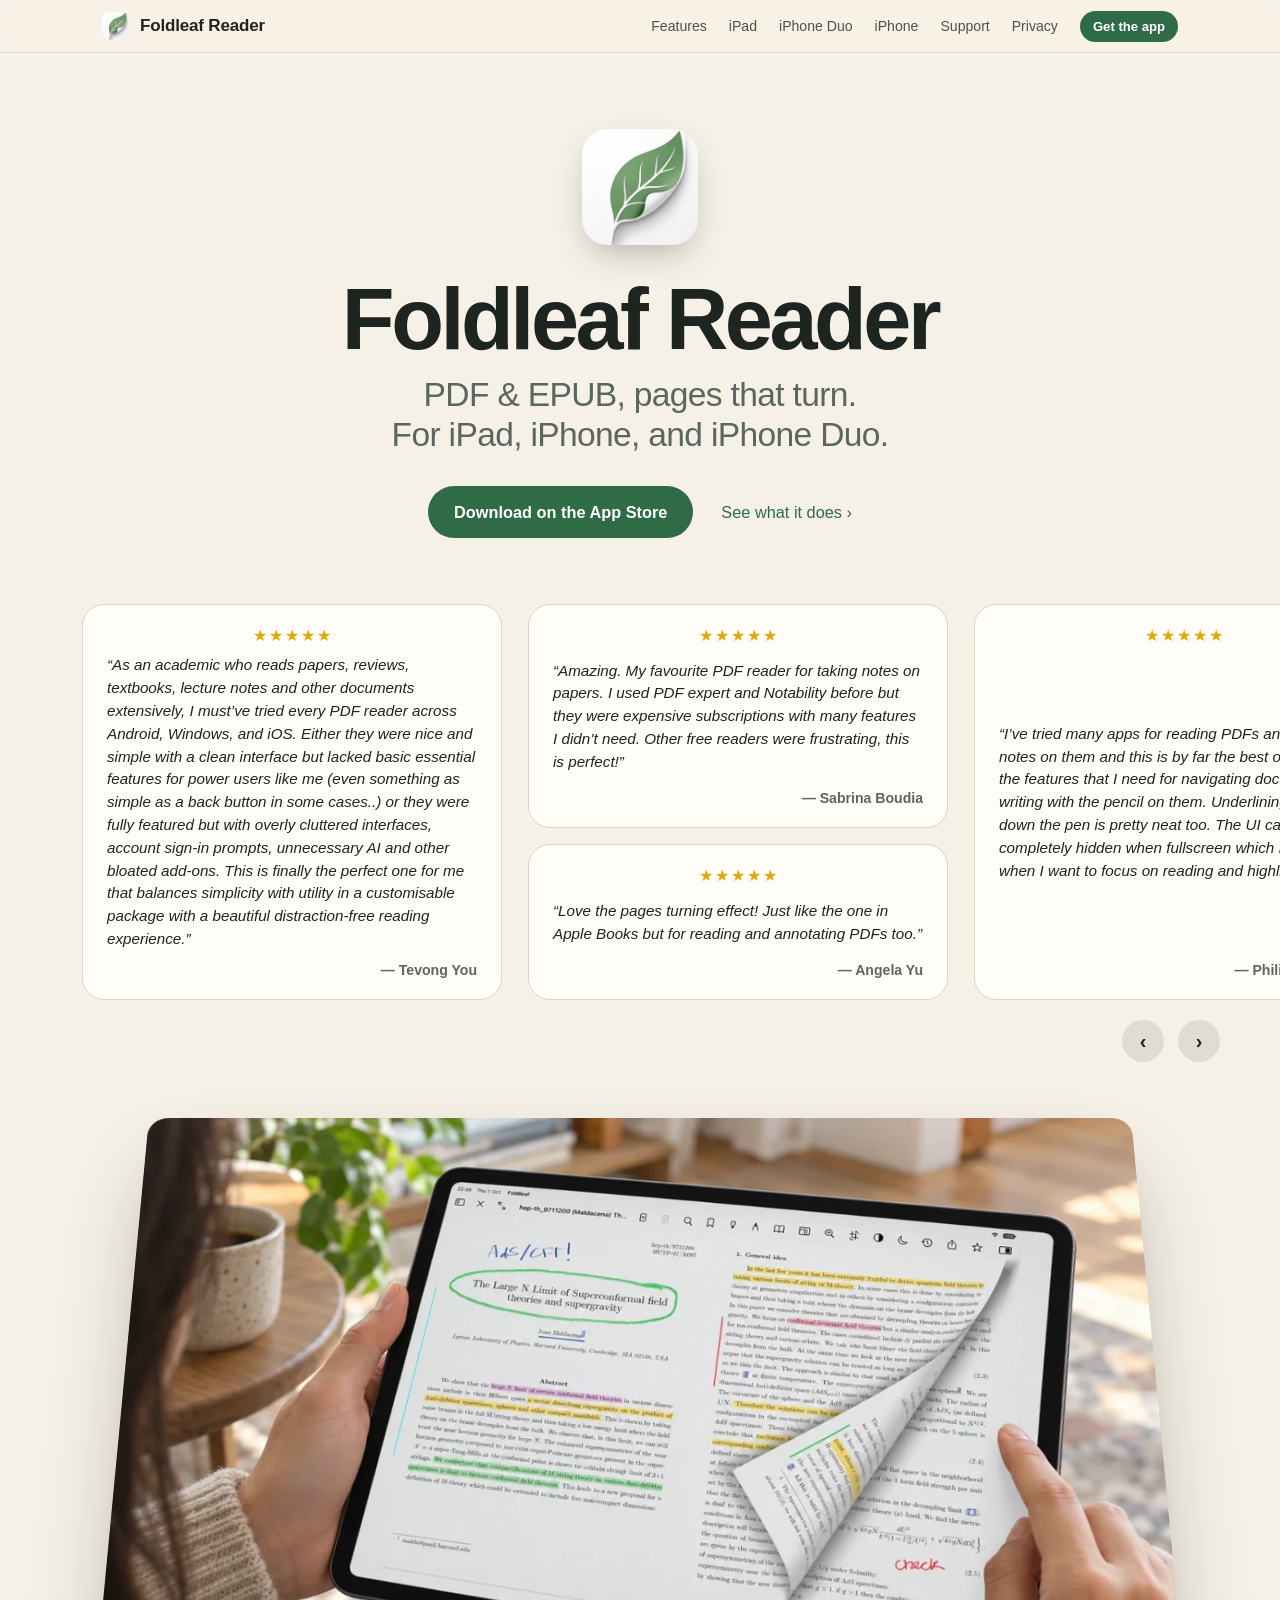
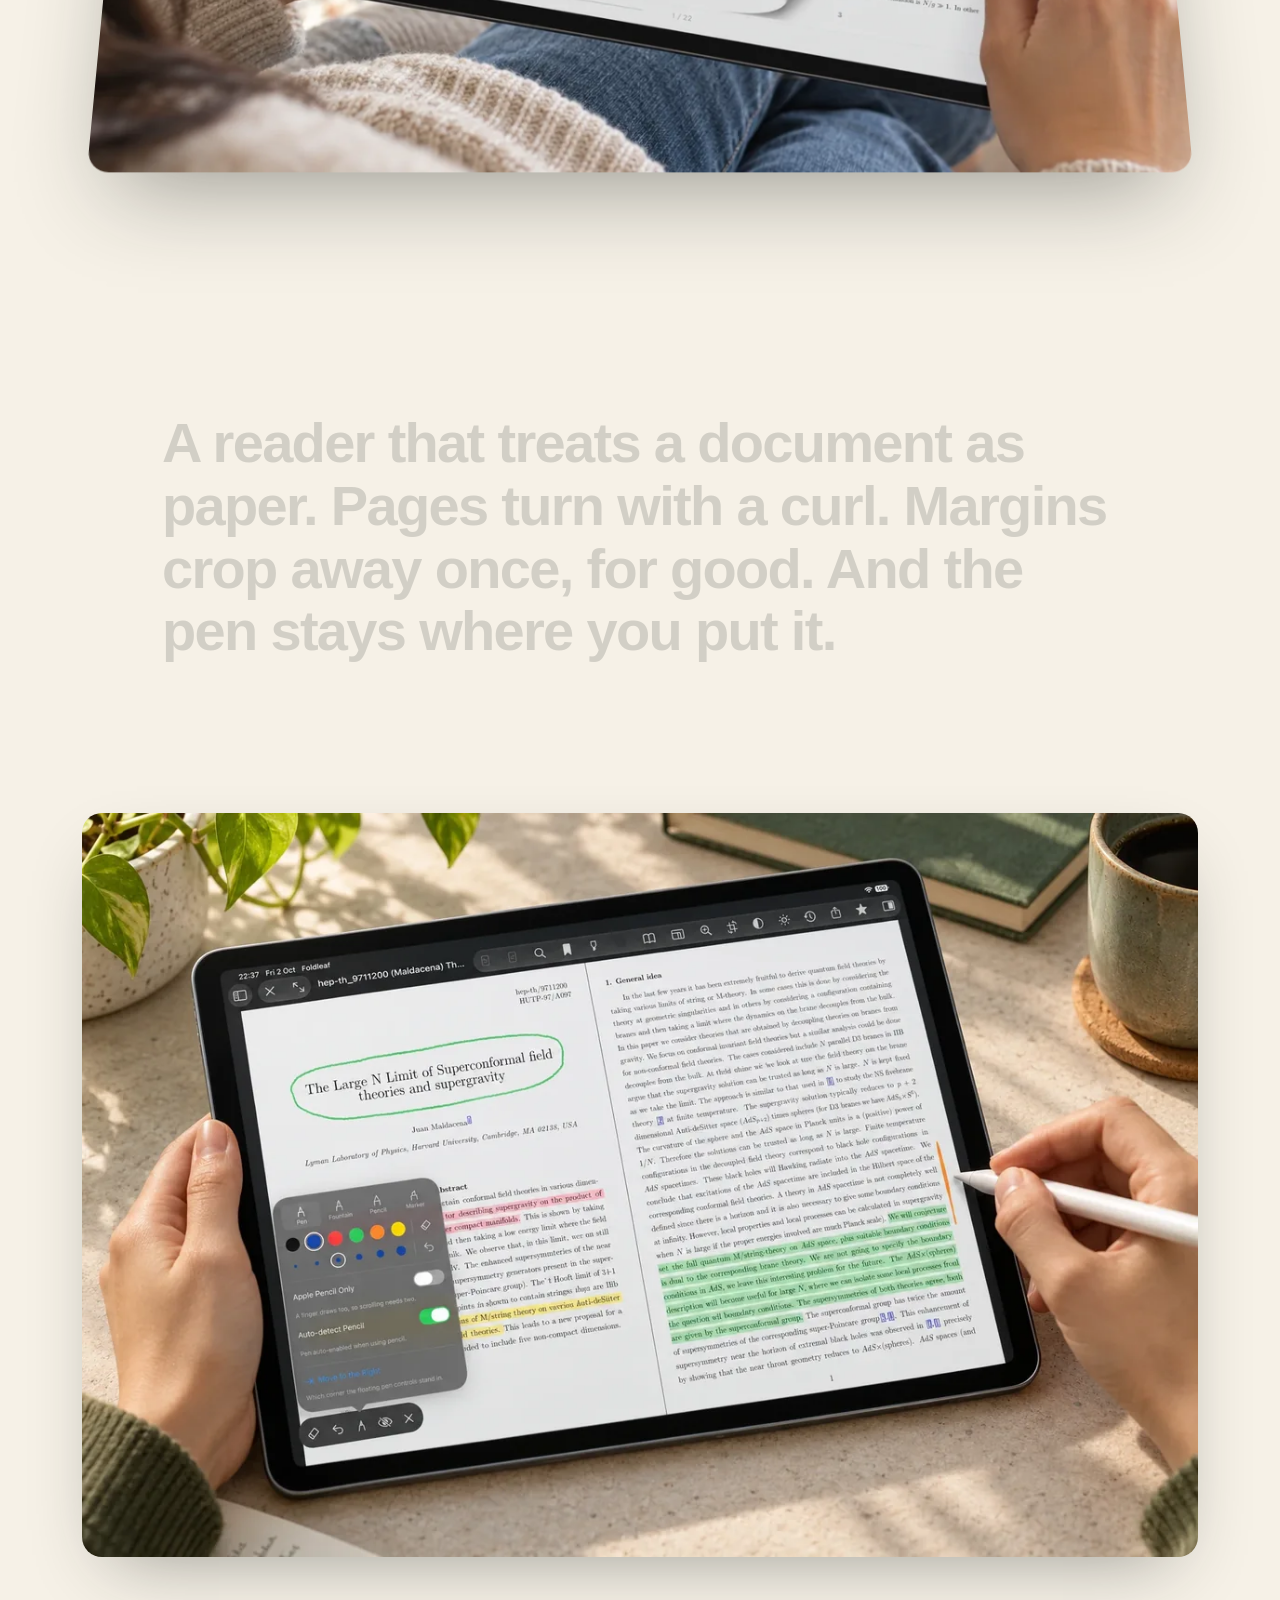
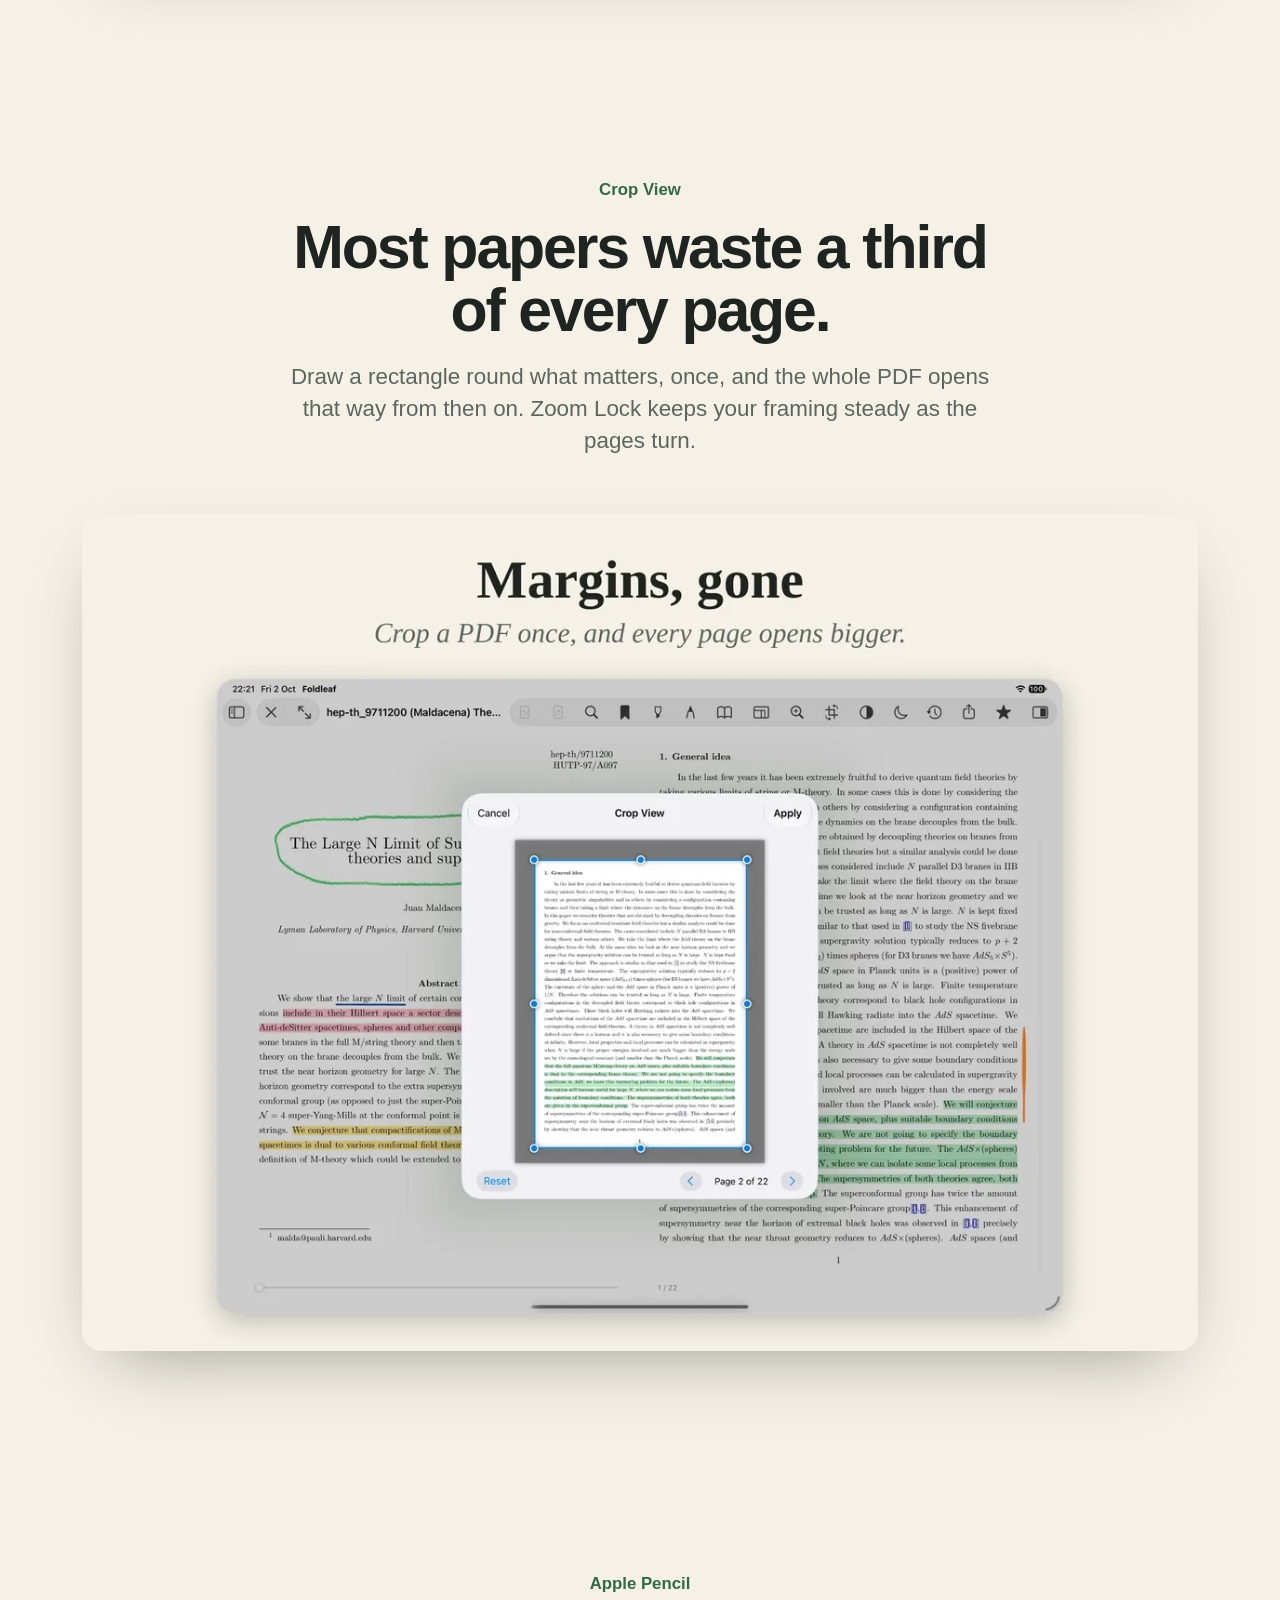
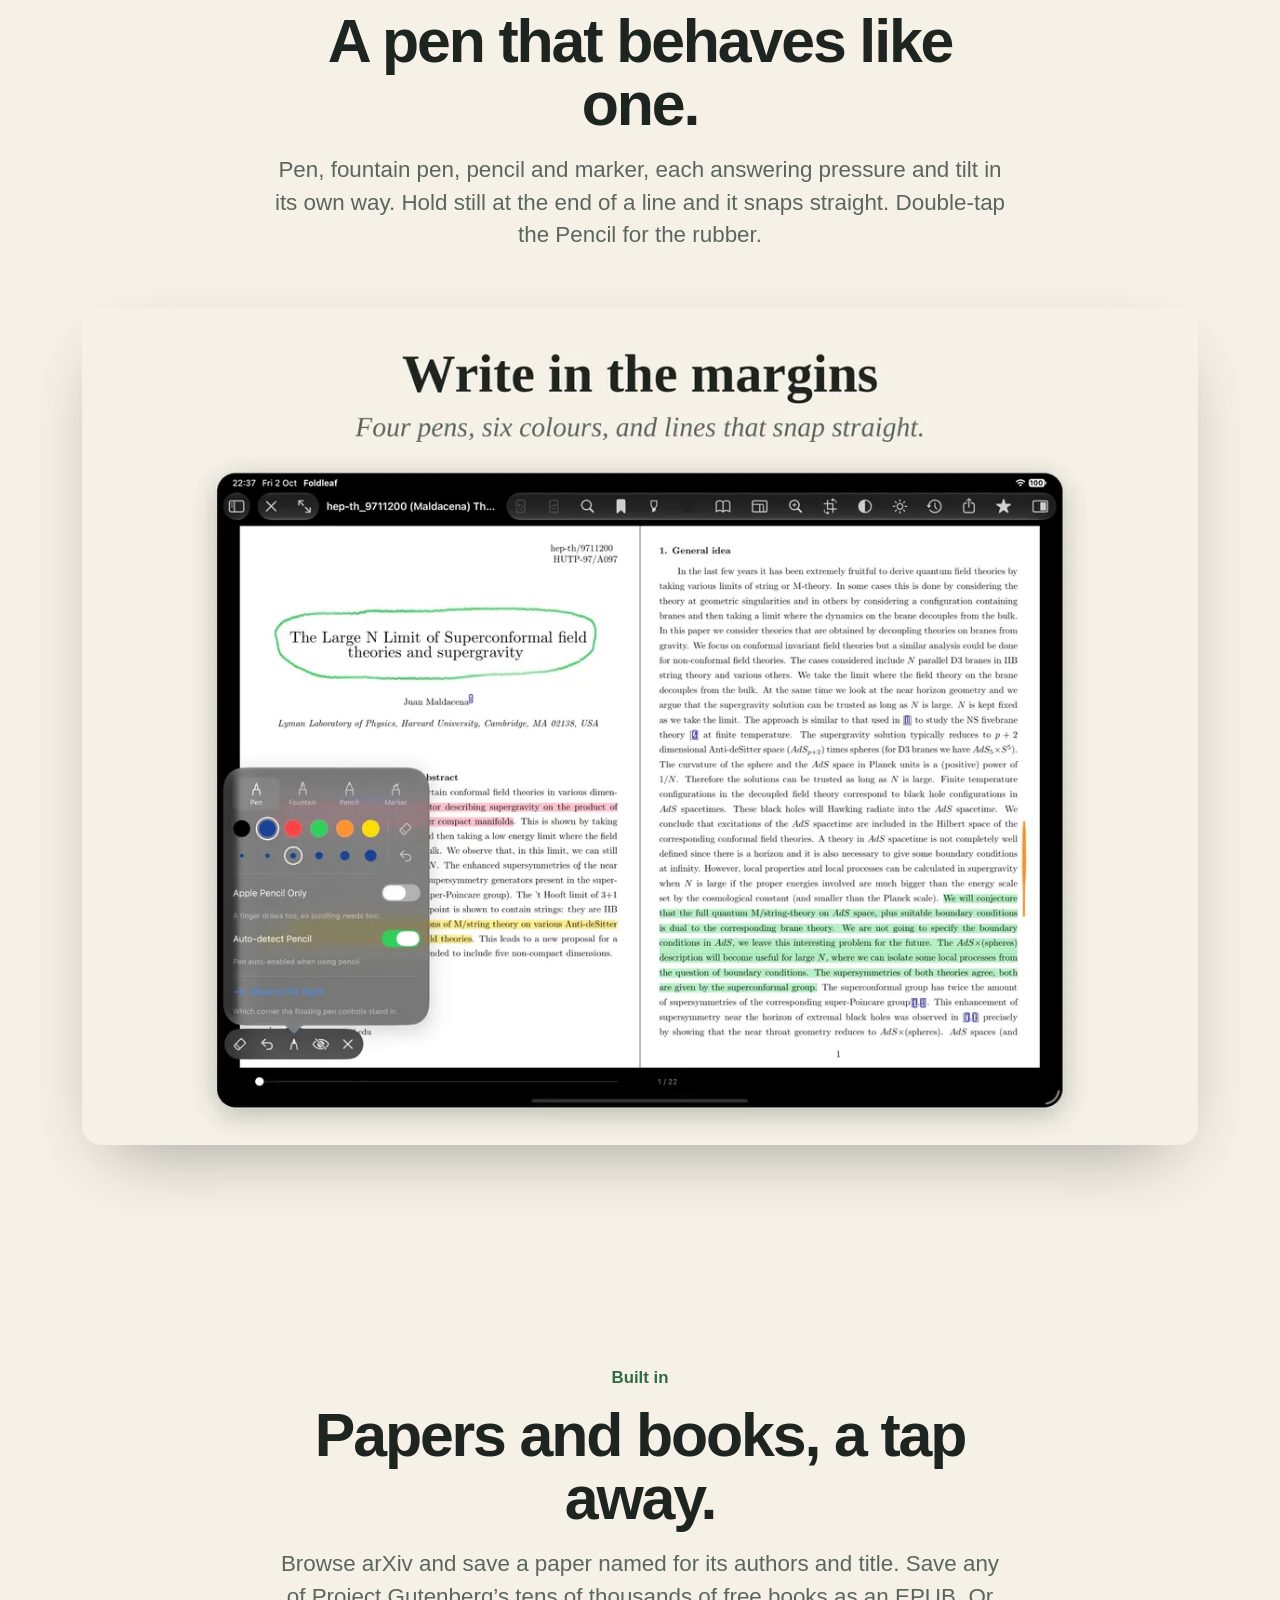
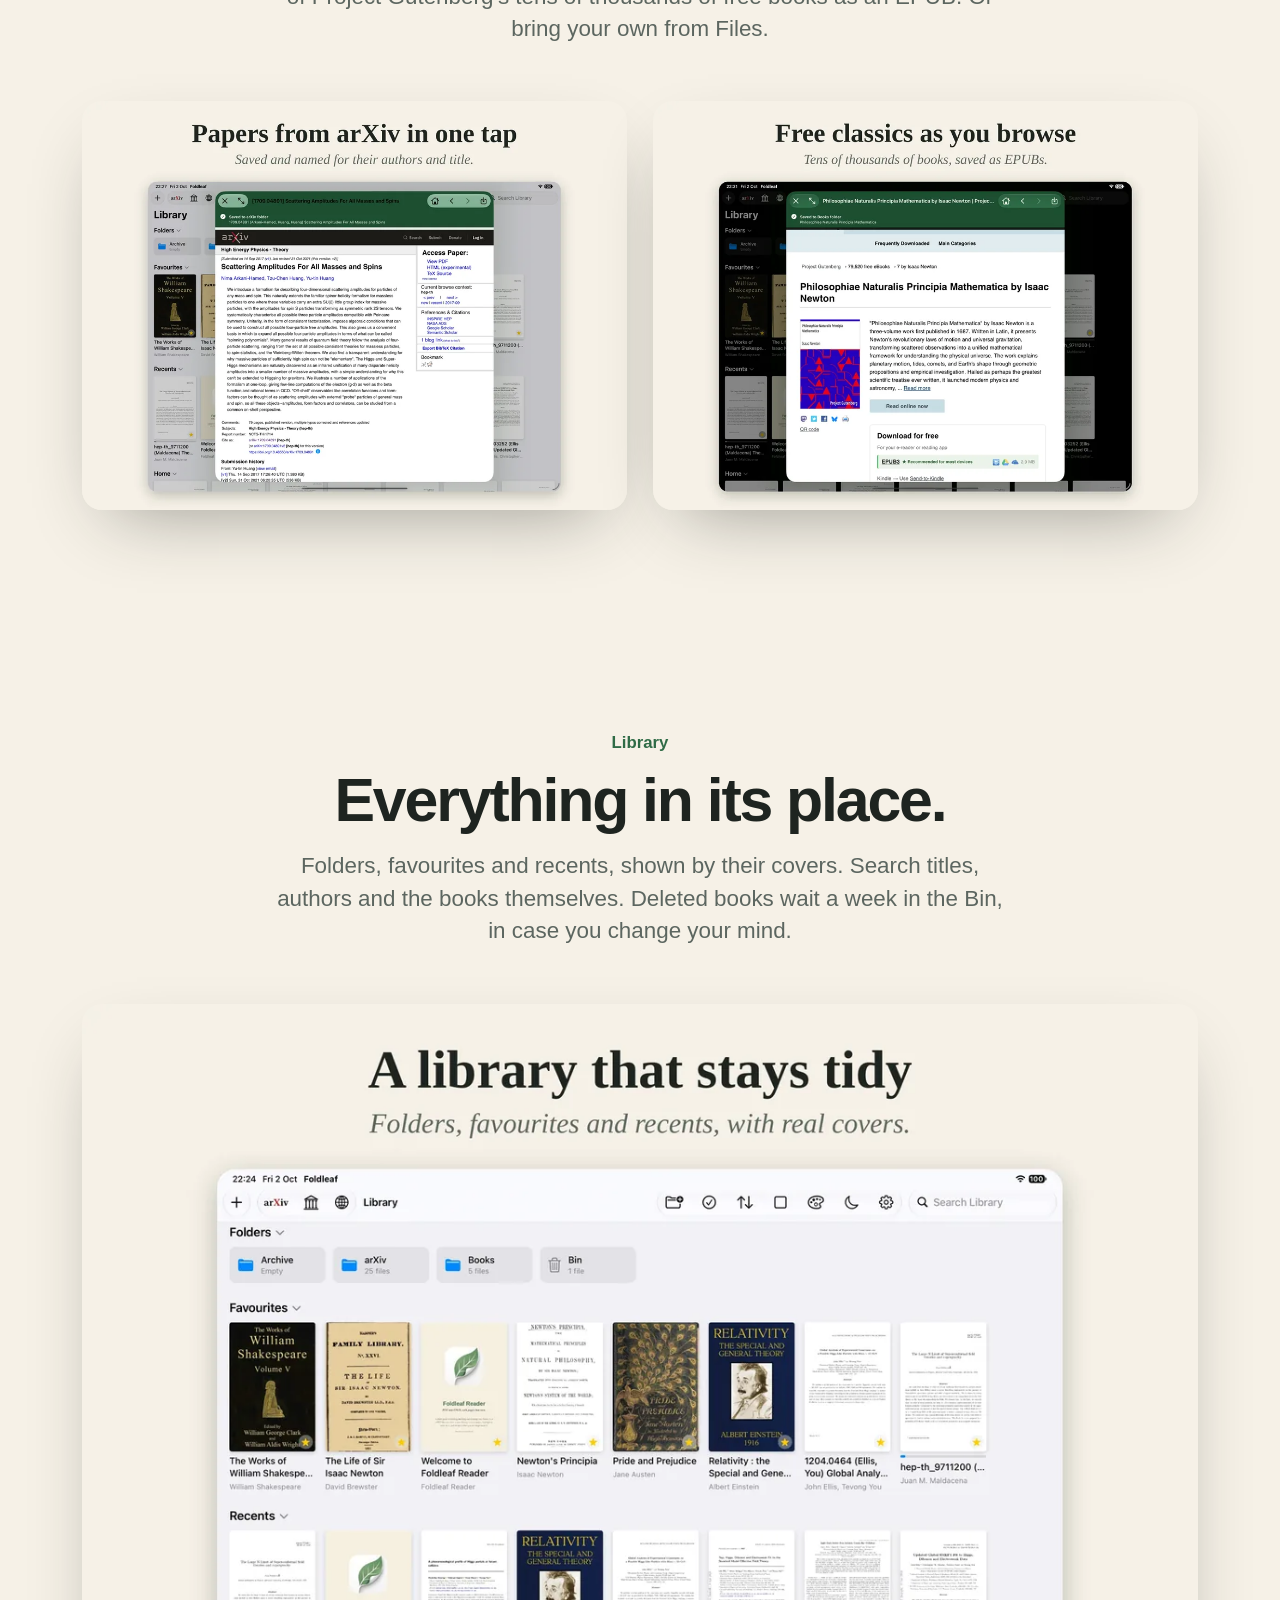
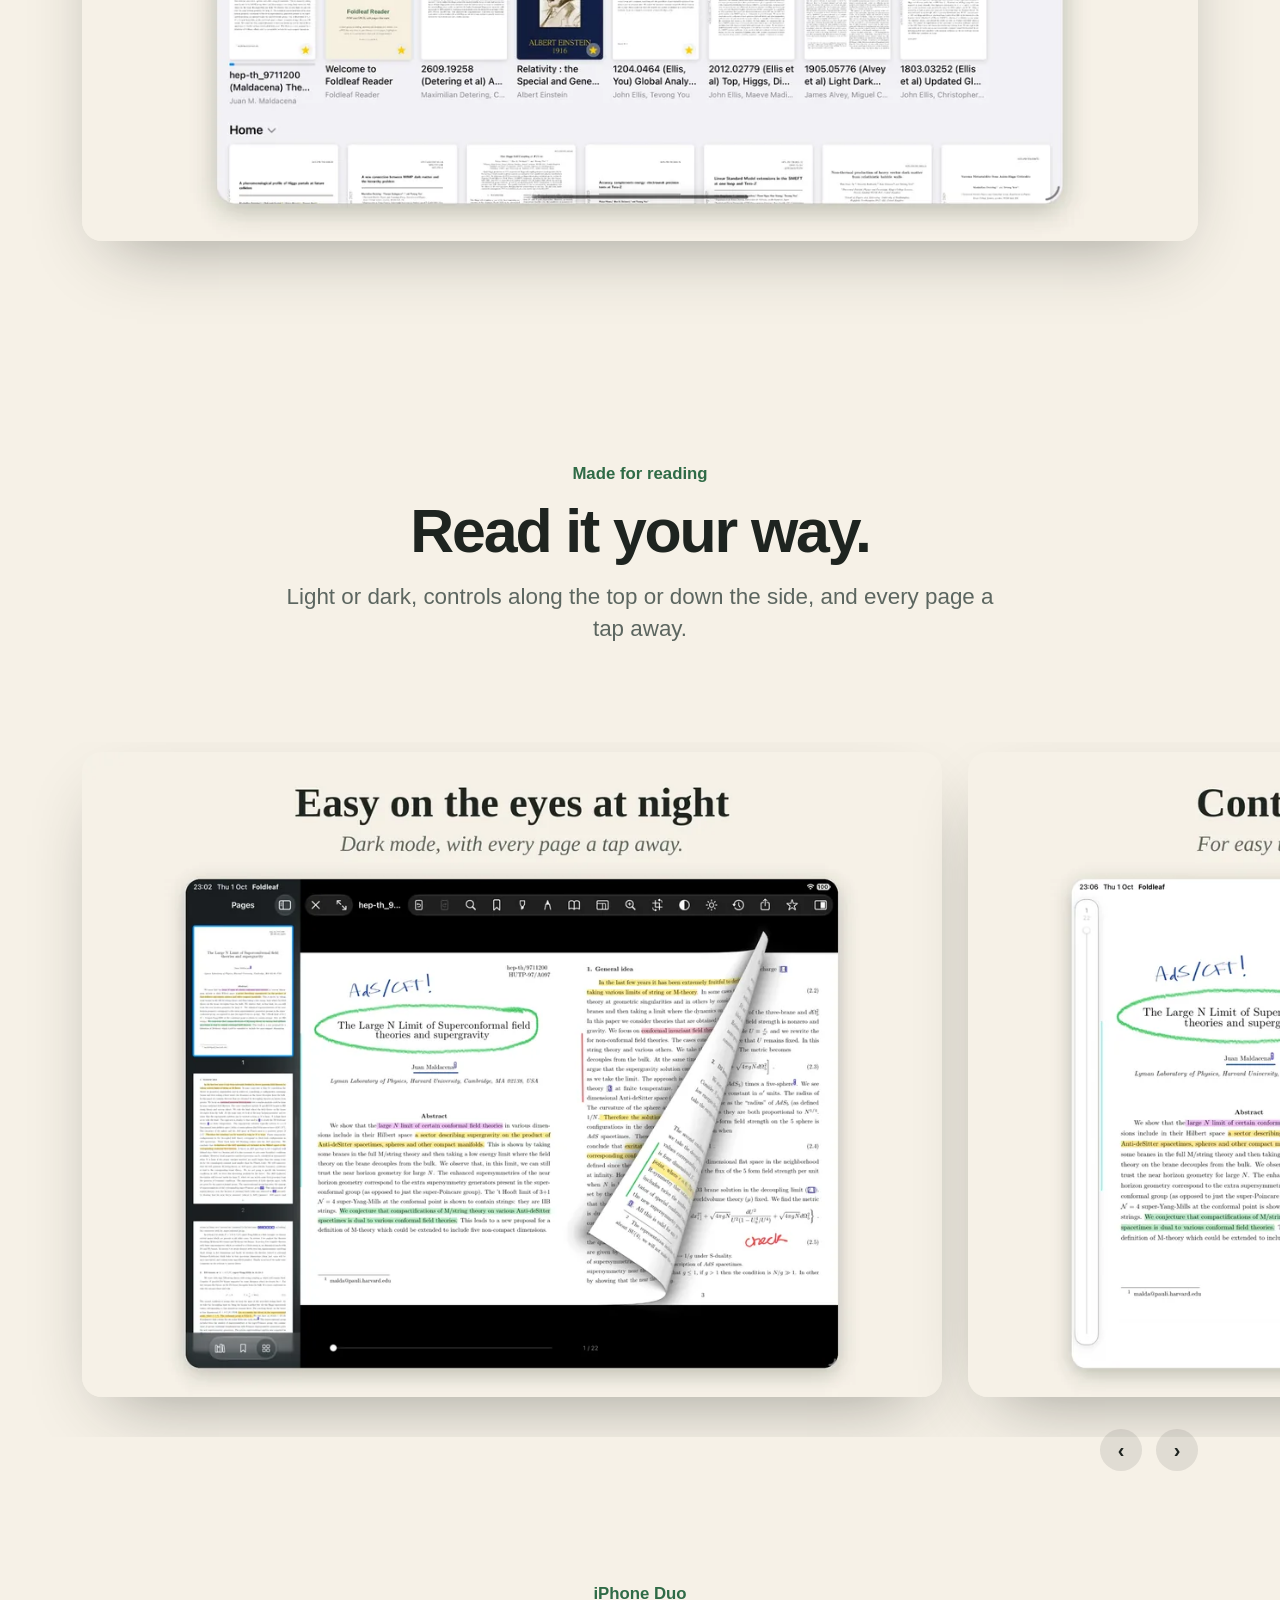
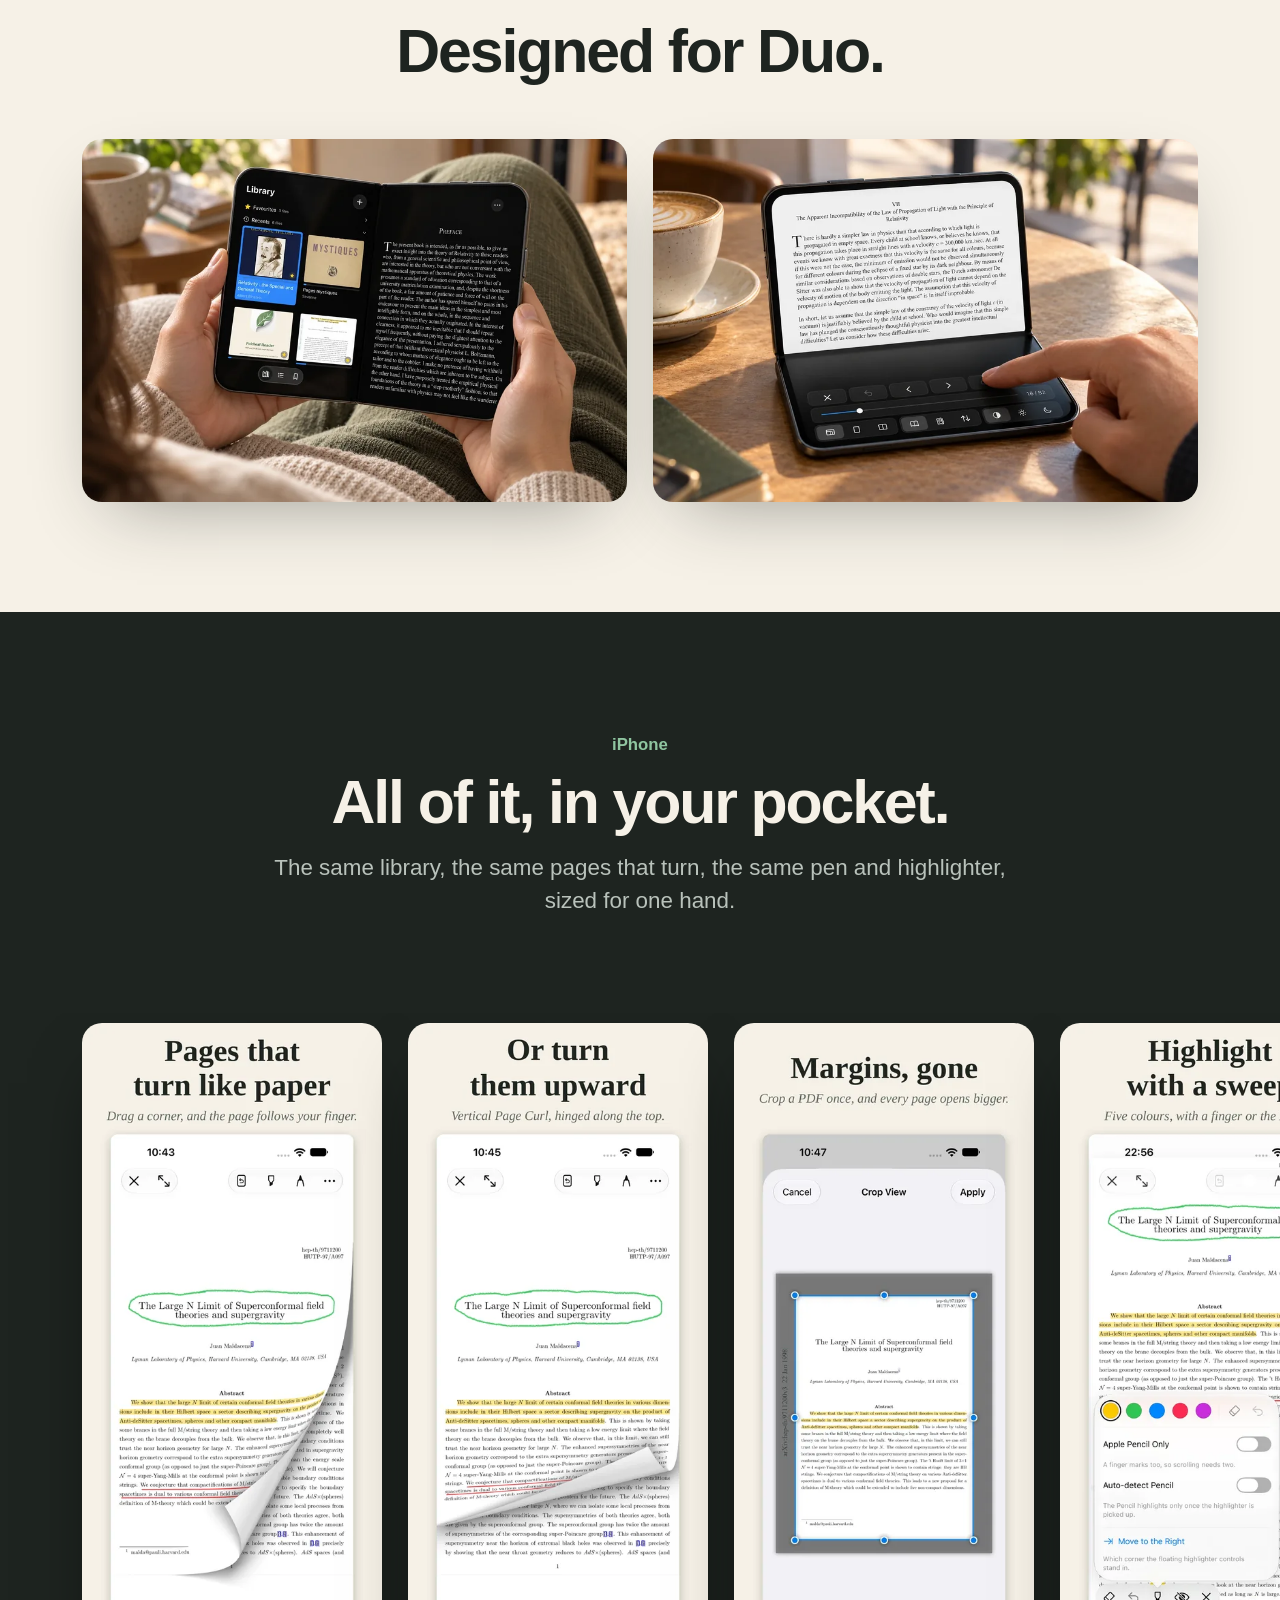
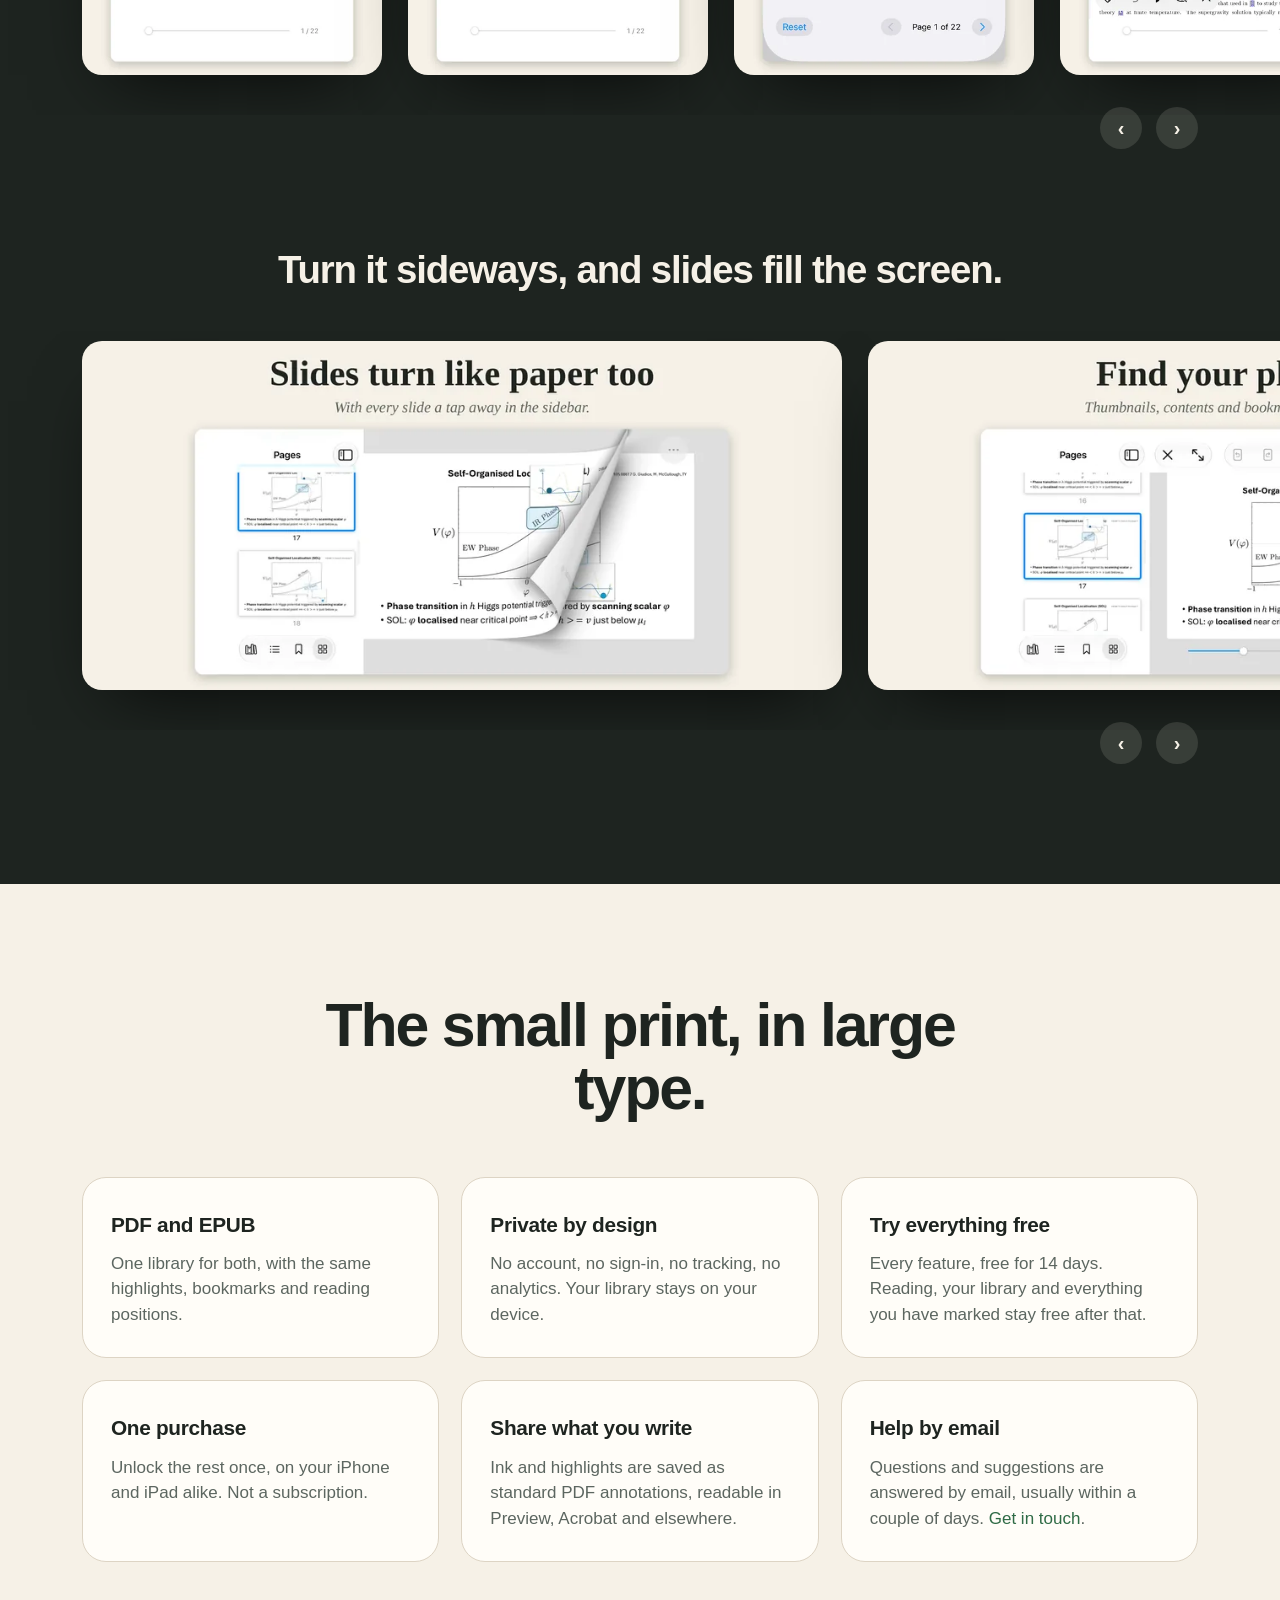
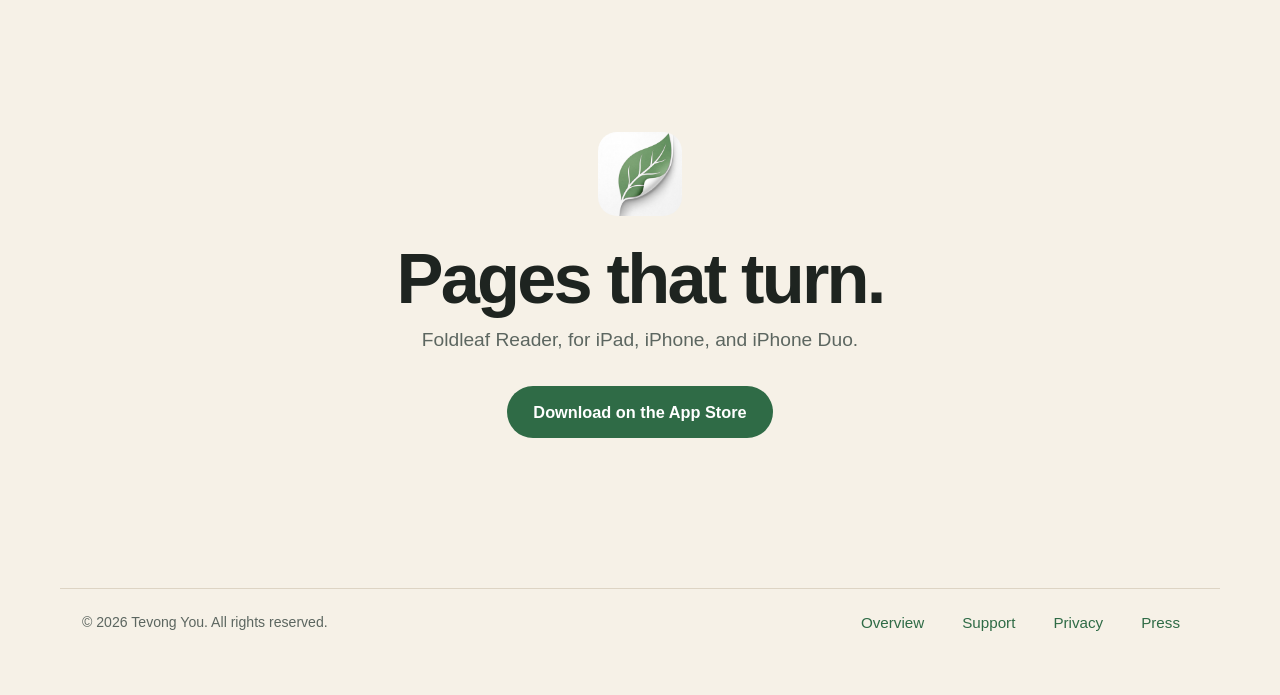
<file: index.html>
<!doctype html>
<html lang="en-GB">
<head>
<meta charset="utf-8">
<meta name="viewport" content="width=device-width, initial-scale=1">
<title>Foldleaf Reader · PDF &amp; EPUB, pages that turn</title>
<meta name="description" content="A PDF and EPUB reader for iPad, iPhone, and iPhone Duo, with pages that turn like paper, margins cropped away, and a pen and highlighter for the Apple Pencil.">
<link rel="canonical" href="https://foldleafreader.github.io/foldleaf/">
<meta property="og:title" content="Foldleaf Reader">
<meta property="og:description" content="PDF &amp; EPUB, pages that turn. For iPad, iPhone, and iPhone Duo.">
<meta property="og:image" content="images/ipad-page-curl-1200.webp">
<link rel="icon" href="images/favicon.png">
<link rel="apple-touch-icon" href="images/apple-touch-icon.png">
<link rel="stylesheet" href="style.css">
<link rel="stylesheet" href="home.css">
<script>document.documentElement.classList.add("js")</script>
</head>
<body class="home">

<header class="topbar">
<div class="inner">
<a class="brand" href="index.html" aria-label="Foldleaf Reader"><img src="images/icon-256.png" alt="" width="28" height="28"><span>Foldleaf Reader</span></a>
<nav>
<a class="wide" href="#features">Features</a>
<a class="wide" href="#ipad">iPad</a>
<a class="wide" href="#iphone-duo">iPhone Duo</a>
<a class="wide" href="#iphone">iPhone</a>
<a href="support.html">Support</a>
<a href="privacy.html">Privacy</a>
<a class="pill" href="https://apps.apple.com/app/foldleaf-reader/id6816127382">Get the app</a>
</nav>
</div>
</header>

<main>

<section class="hero">
<img class="icon reveal" src="images/icon-256.png" alt="" width="116" height="116">
<h1 class="reveal" style="--i:1">Foldleaf Reader</h1>
<p class="tagline reveal" style="--i:2">PDF &amp; EPUB, pages that turn.<br>For iPad, iPhone, and iPhone Duo.</p>
<div class="actions reveal" style="--i:3"><a class="button" href="https://apps.apple.com/app/foldleaf-reader/id6816127382">Download on the App Store</a><a class="more" href="#features">See what it does</a></div>
<div class="gallery reviews" id="reviews" aria-label="Reviews">
<div class="review-col">
<figure class="review reveal" style="--i:0">
<p class="stars" role="img" aria-label="5 out of 5 stars">★★★★★</p>
<blockquote><p>“As an academic who reads papers, reviews, textbooks, lecture notes and other documents extensively, I must’ve tried every PDF reader across Android, Windows, and iOS. Either they were nice and simple with a clean interface but lacked basic essential features for power users like me (even something as simple as a back button in some cases..) or they were fully featured but with overly cluttered interfaces, account sign-in prompts, unnecessary AI and other bloated add-ons. This is finally the perfect one for me that balances simplicity with utility in a customisable package with a beautiful distraction-free reading experience.”</p></blockquote>
<figcaption>Tevong You</figcaption>
</figure>
</div>
<div class="review-col stacked">
<figure class="review reveal" style="--i:1">
<p class="stars" role="img" aria-label="5 out of 5 stars">★★★★★</p>
<blockquote><p>“Amazing. My favourite PDF reader for taking notes on papers. I used PDF expert and Notability before but they were expensive subscriptions with many features I didn’t need. Other free readers were frustrating, this is perfect!”</p></blockquote>
<figcaption>Sabrina Boudia</figcaption>
</figure>
<figure class="review reveal" style="--i:2">
<p class="stars" role="img" aria-label="5 out of 5 stars">★★★★★</p>
<blockquote><p>“Love the pages turning effect! Just like the one in Apple Books but for reading and annotating PDFs too.”</p></blockquote>
<figcaption>Angela Yu</figcaption>
</figure>
</div>
<div class="review-col">
<figure class="review reveal" style="--i:1">
<p class="stars" role="img" aria-label="5 out of 5 stars">★★★★★</p>
<blockquote><p>“I’ve tried many apps for reading PDFs and taking notes on them and this is by far the best one. It has all the features that I need for navigating documents and writing with the pencil on them. Underlining by holding down the pen is pretty neat too. The UI can be completely hidden when fullscreen which I appreciate when I want to focus on reading and highlighting.”</p></blockquote>
<figcaption>Philipp Muellauer</figcaption>
</figure>
</div>
<div class="review-col stacked">
<figure class="review reveal" style="--i:0">
<p class="stars" role="img" aria-label="5 out of 5 stars">★★★★★</p>
<blockquote lang="fr"><p>“Génial, j’adore lire dessus !”</p></blockquote>
<figcaption>Vanessa Lerude</figcaption>
</figure>
<figure class="review reveal" style="--i:2">
<p class="stars" role="img" aria-label="5 out of 5 stars">★★★★★</p>
<blockquote><p>“Probably the best pdf reader out there. Love the quiet design, the attention to detail and the granular settings that let me set it up exactly how I want, across iPhone and iPad.”</p></blockquote>
<figcaption>Tiesda</figcaption>
</figure>
</div>
</div>
<div class="paddles"><button data-for="reviews" data-dir="-1" aria-label="Previous reviews">&#x2039;</button><button data-for="reviews" data-dir="1" aria-label="Next reviews">&#x203A;</button></div>
<div class="stage" id="ipad"><img class="" src="images/promo-ipad-curl-1536.webp" srcset="images/promo-ipad-curl-1200.webp 1200w, images/promo-ipad-curl-1536.webp 1536w" sizes="(max-width: 1160px) 100vw, 1116px" width="1536" height="1024" alt="Foldleaf on iPad in a reader&#x27;s hands, a paper&#x27;s page curling over under their thumb, with handwriting and highlights on it." fetchpriority="high" decoding="async"></div>
</section>

<section class="statement" aria-label="In short"><p><span class="w">A</span> <span class="w">reader</span> <span class="w">that</span> <span class="w">treats</span> <span class="w">a</span> <span class="w">document</span> <span class="w">as</span> <span class="w">paper.</span> <span class="w">Pages</span> <span class="w">turn</span> <span class="w">with</span> <span class="w">a</span> <span class="w">curl.</span> <span class="w">Margins</span> <span class="w">crop</span> <span class="w">away</span> <span class="w">once,</span> <span class="w">for</span> <span class="w">good.</span> <span class="w">And</span> <span class="w">the</span> <span class="w">pen</span> <span class="w">stays</span> <span class="w">where</span> <span class="w">you</span> <span class="w">put</span> <span class="w">it.</span></p></section>

<section class="section" aria-label="The pen">
<img class="shot reveal" style="--i:0" src="images/promo-ipad-pen-1536.webp" srcset="images/promo-ipad-pen-1200.webp 1200w, images/promo-ipad-pen-1536.webp 1536w" sizes="(max-width: 1160px) 100vw, 1116px" width="1536" height="1024" alt="Writing on a paper in Foldleaf on iPad with Apple Pencil, the pen&#x27;s options open beside the page." loading="lazy" decoding="async">
</section>

<section class="section" id="features">
<div class="head reveal">
<p class="eyebrow">Crop View</p>
<h2>Most papers waste a third of every page.</h2>
<p class="lead">Draw a rectangle round what matters, once, and the whole PDF opens that way from then on. Zoom Lock keeps your framing steady as the pages turn.</p>
</div>
<img class="shot reveal" style="--i:0" src="images/ipad-crop-view-2000.webp" srcset="images/ipad-crop-view-1200.webp 1200w, images/ipad-crop-view-2000.webp 2000w" sizes="(max-width: 1160px) 100vw, 1116px" width="2752" height="2064" alt="Crop View on iPad: a rectangle drawn round a page&#x27;s text, its margins outside." loading="lazy" decoding="async">
</section>

<section class="section">
<div class="head reveal">
<p class="eyebrow">Apple Pencil</p>
<h2>A pen that behaves like one.</h2>
<p class="lead">Pen, fountain pen, pencil and marker, each answering pressure and tilt in its own way. Hold still at the end of a line and it snaps straight. Double-tap the Pencil for the rubber.</p>
</div>
<img class="shot reveal" style="--i:0" src="images/ipad-pen-2000.webp" srcset="images/ipad-pen-1200.webp 1200w, images/ipad-pen-2000.webp 2000w" sizes="(max-width: 1160px) 100vw, 1116px" width="2752" height="2064" alt="The pen&#x27;s options on iPad: four pens, six colours and six widths." loading="lazy" decoding="async">
</section>

<section class="section">
<div class="head reveal">
<p class="eyebrow">Built in</p>
<h2>Papers and books, a tap away.</h2>
<p class="lead">Browse arXiv and save a paper named for its authors and title. Save any of Project Gutenberg’s tens of thousands of free books as an EPUB. Or bring your own from Files.</p>
</div>
<div class="two-up">
<img class="shot reveal" style="--i:0" src="images/ipad-arxiv-1600.webp" srcset="images/ipad-arxiv-1000.webp 1000w, images/ipad-arxiv-1600.webp 1600w" sizes="(max-width: 780px) 100vw, 545px" width="2752" height="2064" alt="The arXiv browser on iPad, a paper just saved to the arXiv folder." loading="lazy" decoding="async">
<img class="shot reveal" style="--i:1" src="images/ipad-books-1600.webp" srcset="images/ipad-books-1000.webp 1000w, images/ipad-books-1600.webp 1600w" sizes="(max-width: 780px) 100vw, 545px" width="2752" height="2064" alt="The Project Gutenberg browser on iPad, a book just saved to the Books folder." loading="lazy" decoding="async">
</div>
</section>

<section class="section">
<div class="head reveal">
<p class="eyebrow">Library</p>
<h2>Everything in its place.</h2>
<p class="lead">Folders, favourites and recents, shown by their covers. Search titles, authors and the books themselves. Deleted books wait a week in the Bin, in case you change your mind.</p>
</div>
<img class="shot reveal" style="--i:0" src="images/ipad-library-2000.webp" srcset="images/ipad-library-1200.webp 1200w, images/ipad-library-2000.webp 2000w" sizes="(max-width: 1160px) 100vw, 1116px" width="2752" height="2064" alt="The library on iPad, with folders, favourites and recents shown by their covers." loading="lazy" decoding="async">
</section>

<section class="section" style="padding-bottom: 40px">
<div class="head reveal">
<p class="eyebrow">Made for reading</p>
<h2>Read it your way.</h2>
<p class="lead">Light or dark, controls along the top or down the side, and every page a tap away.</p>
</div>
</section>
<div class="gallery " id="reading">
<figure><img class="shot reveal" style="--i:0" src="images/ipad-dark-1600.webp" srcset="images/ipad-dark-1000.webp 1000w, images/ipad-dark-1600.webp 1600w" sizes="(max-width: 1000px) 84vw, 860px" width="2752" height="2064" alt="A paper in dark mode on iPad, with page thumbnails in the sidebar." loading="lazy" decoding="async"></figure>
<figure><img class="shot reveal" style="--i:1" src="images/ipad-side-controls-1600.webp" srcset="images/ipad-side-controls-1000.webp 1000w, images/ipad-side-controls-1600.webp 1600w" sizes="(max-width: 1000px) 84vw, 860px" width="2752" height="2064" alt="The controls in a column down the side of the page on iPad." loading="lazy" decoding="async"></figure>
<figure><img class="shot reveal" style="--i:2" src="images/ipad-pages-1600.webp" srcset="images/ipad-pages-1000.webp 1000w, images/ipad-pages-1600.webp 1600w" sizes="(max-width: 1000px) 84vw, 860px" width="2752" height="2064" alt="Every page of a paper at a glance, in a grid beside it on iPad." loading="lazy" decoding="async"></figure>
</div>
<div class="paddles"><button data-for="reading" data-dir="-1" aria-label="Previous">&#x2039;</button><button data-for="reading" data-dir="1" aria-label="Next">&#x203A;</button></div>

<section class="section" id="iphone-duo">
<div class="head reveal">
<p class="eyebrow">iPhone Duo</p>
<h2>Designed for Duo.</h2>
</div>
<div class="two-up">
<img class="shot reveal" style="--i:0" src="images/duo-spread-1536.webp" srcset="images/duo-spread-900.webp 900w, images/duo-spread-1536.webp 1536w" sizes="(max-width: 780px) 100vw, 545px" width="1536" height="1024" alt="Foldleaf open on iPhone Duo: the library on one half of the inner display, a book on the other." loading="lazy" decoding="async">
<img class="shot reveal" style="--i:1" src="images/duo-tabletop-1536.webp" srcset="images/duo-tabletop-900.webp 900w, images/duo-tabletop-1536.webp 1536w" sizes="(max-width: 780px) 100vw, 545px" width="1536" height="1024" alt="Foldleaf on iPhone Duo standing half-folded on a table: the page above the fold, the controls below." loading="lazy" decoding="async">
</div>
</section>

<section class="band" id="iphone">
<div class="section" style="padding-bottom: 40px">
<div class="head reveal">
<p class="eyebrow">iPhone</p>
<h2>All of it, in your pocket.</h2>
<p class="lead">The same library, the same pages that turn, the same pen and highlighter, sized for one hand.</p>
</div>
</div>
<div class="gallery phones" id="phones">
<figure><img class="shot reveal" style="--i:0" src="images/iphone-page-curl-880.webp" srcset="images/iphone-page-curl-440.webp 440w, images/iphone-page-curl-880.webp 880w" sizes="(max-width: 470px) 64vw, 300px" width="1320" height="2868" alt="A page curling over on iPhone." loading="lazy" decoding="async"></figure>
<figure><img class="shot reveal" style="--i:1" src="images/iphone-vertical-curl-880.webp" srcset="images/iphone-vertical-curl-440.webp 440w, images/iphone-vertical-curl-880.webp 880w" sizes="(max-width: 470px) 64vw, 300px" width="1320" height="2868" alt="A page turning upward like a wall calendar on iPhone." loading="lazy" decoding="async"></figure>
<figure><img class="shot reveal" style="--i:2" src="images/iphone-crop-view-880.webp" srcset="images/iphone-crop-view-440.webp 440w, images/iphone-crop-view-880.webp 880w" sizes="(max-width: 470px) 64vw, 300px" width="1320" height="2868" alt="Crop View on iPhone." loading="lazy" decoding="async"></figure>
<figure><img class="shot reveal" style="--i:3" src="images/iphone-highlighter-880.webp" srcset="images/iphone-highlighter-440.webp 440w, images/iphone-highlighter-880.webp 880w" sizes="(max-width: 470px) 64vw, 300px" width="1320" height="2868" alt="The highlighter&#x27;s five colours on iPhone." loading="lazy" decoding="async"></figure>
<figure><img class="shot reveal" style="--i:4" src="images/iphone-pages-880.webp" srcset="images/iphone-pages-440.webp 440w, images/iphone-pages-880.webp 880w" sizes="(max-width: 470px) 64vw, 300px" width="1320" height="2868" alt="A grid of a paper&#x27;s pages on iPhone." loading="lazy" decoding="async"></figure>
<figure><img class="shot reveal" style="--i:5" src="images/iphone-library-880.webp" srcset="images/iphone-library-440.webp 440w, images/iphone-library-880.webp 880w" sizes="(max-width: 470px) 64vw, 300px" width="1320" height="2868" alt="The library on iPhone." loading="lazy" decoding="async"></figure>
</div>
<div class="paddles"><button data-for="phones" data-dir="-1" aria-label="Previous">&#x2039;</button><button data-for="phones" data-dir="1" aria-label="Next">&#x203A;</button></div>
<div class="sideways">
<h3 class="reveal">Turn it sideways, and slides fill the screen.</h3>
</div>
<div class="gallery wide" id="sideways">
<figure><img class="shot reveal" style="--i:0" src="images/iphone-slides-1500.webp" srcset="images/iphone-slides-900.webp 900w, images/iphone-slides-1500.webp 1500w" sizes="(max-width: 900px) 84vw, 760px" width="2868" height="1320" alt="Lecture slides turning like paper on iPhone held sideways." loading="lazy" decoding="async"></figure>
<figure><img class="shot reveal" style="--i:1" src="images/iphone-sidebar-1500.webp" srcset="images/iphone-sidebar-900.webp 900w, images/iphone-sidebar-1500.webp 1500w" sizes="(max-width: 900px) 84vw, 760px" width="2868" height="1320" alt="Thumbnails beside a slide on iPhone held sideways." loading="lazy" decoding="async"></figure>
<figure><img class="shot reveal" style="--i:2" src="images/iphone-fullscreen-1500.webp" srcset="images/iphone-fullscreen-900.webp 900w, images/iphone-fullscreen-1500.webp 1500w" sizes="(max-width: 900px) 84vw, 760px" width="2868" height="1320" alt="A slide in fullscreen on iPhone, with a small cluster of controls." loading="lazy" decoding="async"></figure>
</div>
<div class="paddles"><button data-for="sideways" data-dir="-1" aria-label="Previous">&#x2039;</button><button data-for="sideways" data-dir="1" aria-label="Next">&#x203A;</button></div>
</section>

<section class="section">
<div class="head reveal">
<h2>The small print, in large type.</h2>
</div>
<div class="facts">
<div class="fact reveal"><h3>PDF and EPUB</h3><p>One library for both, with the same highlights, bookmarks and reading positions.</p></div>
<div class="fact reveal" style="--i:1"><h3>Private by design</h3><p>No account, no sign-in, no tracking, no analytics. Your library stays on your device.</p></div>
<div class="fact reveal" style="--i:2"><h3>Try everything free</h3><p>Every feature, free for 14 days. Reading, your library and everything you have marked stay free after that.</p></div>
<div class="fact reveal"><h3>One purchase</h3><p>Unlock the rest once, on your iPhone and iPad alike. Not a subscription.</p></div>
<div class="fact reveal" style="--i:1"><h3>Share what you write</h3><p>Ink and highlights are saved as standard PDF annotations, readable in Preview, Acrobat and elsewhere.</p></div>
<div class="fact reveal" style="--i:2"><h3>Help by email</h3><p>Questions and suggestions are answered by email, usually within a couple of days. <a href="support.html">Get in touch</a>.</p></div>
</div>
</section>

<section class="finale" id="get">
<img class="icon reveal" src="images/icon-256.png" alt="" width="84" height="84">
<h2 class="reveal" style="--i:1">Pages that turn.</h2>
<p class="reveal" style="--i:2">Foldleaf Reader, for iPad, iPhone, and iPhone Duo.</p>
<div class="actions reveal" style="--i:3"><a class="button" href="https://apps.apple.com/app/foldleaf-reader/id6816127382">Download on the App Store</a></div>
</section>

</main>

<footer class="home-footer">
<p>© 2026 Tevong You. All rights reserved.</p>
<nav><a href="index.html">Overview</a><a href="support.html">Support</a><a href="privacy.html">Privacy</a><a href="press.html">Press</a></nav>
</footer>

<script>
(() => {
  const still = matchMedia("(prefers-reduced-motion: reduce)").matches;

  // Each piece rises into place the first time it comes into view.
  const pieces = document.querySelectorAll(".reveal");
  if (still || !("IntersectionObserver" in window)) {
    pieces.forEach(p => p.classList.add("in"));
  } else {
    const seen = new IntersectionObserver(entries => {
      for (const e of entries) if (e.isIntersecting) { e.target.classList.add("in"); seen.unobserve(e.target); }
    }, { rootMargin: "0px 0px -8% 0px", threshold: 0.1 });
    pieces.forEach(p => seen.observe(p));
  }

  // The galleries' buttons, and none under a gallery that fits across.
  // One item along, its left edge where the row begins: a fraction of the
  // gallery's width overshot the next item and left it cut off.
  document.querySelectorAll(".paddles button").forEach(b => b.addEventListener("click", () => {
    const g = document.getElementById(b.dataset.for);
    const dir = Number(b.dataset.dir);
    const start = g.getBoundingClientRect().left + (parseFloat(getComputedStyle(g).scrollPaddingLeft) || 0);
    const items = [...g.children].map(c => c.getBoundingClientRect().left - start);
    const next = dir > 0 ? items.find(x => x > 2) : items.reverse().find(x => x < -2);
    if (next !== undefined) g.scrollBy({ left: next, behavior: still ? "auto" : "smooth" });
  }));
  const fitted = () => document.querySelectorAll(".paddles").forEach(p => {
    const g = document.getElementById(p.querySelector("button").dataset.for);
    p.hidden = g.scrollWidth <= g.clientWidth + 1;
  });
  fitted();
  addEventListener("resize", fitted);

  if (still) return;
  const clamp = v => Math.min(1, Math.max(0, v));
  const ipad = document.querySelector(".stage img");
  const words = [...document.querySelectorAll(".statement .w")];
  const statement = document.querySelector(".statement");
  let queued = false;
  const frame = () => {
    queued = false;
    const vh = innerHeight;
    // The iPad lies back, then sits up as it nears the top of the window.
    if (ipad) {
      const top = ipad.parentElement.getBoundingClientRect().top;
      const p = clamp(1 - (top - vh * 0.1) / (vh * 0.65));
      ipad.style.transform = `rotateX(${(1 - p) * 18}deg) scale(${0.88 + 0.12 * p})`;
    }
    // The sentence lights up as it passes through the middle of the window.
    if (statement) {
      const r = statement.getBoundingClientRect();
      const p = clamp((vh * 0.78 - r.top) / (r.height * 0.75));
      const lit = Math.round(p * words.length);
      words.forEach((w, i) => w.classList.toggle("lit", i < lit));
    }
  };
  const ask = () => { if (!queued) { queued = true; requestAnimationFrame(frame); } };
  addEventListener("scroll", ask, { passive: true });
  addEventListener("resize", ask);
  frame();
})();
</script>
</body>
</html>
</file>
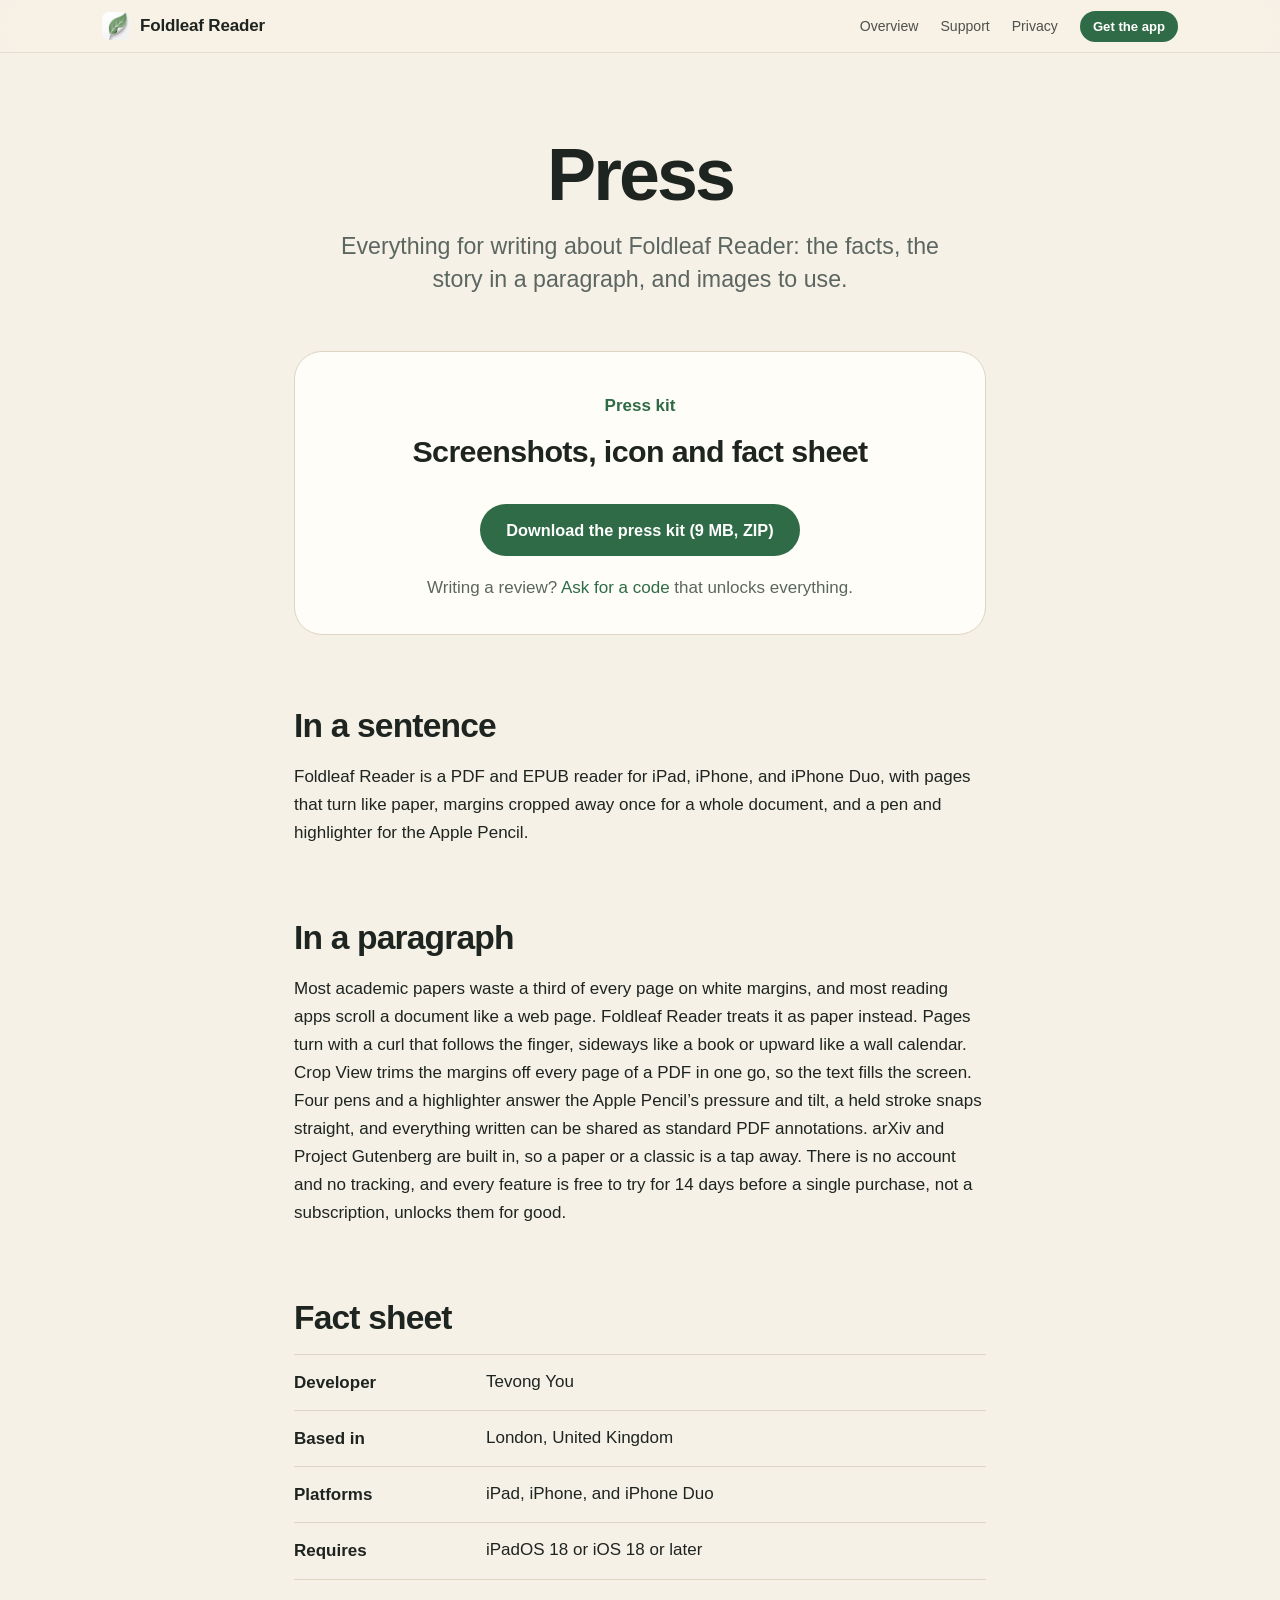
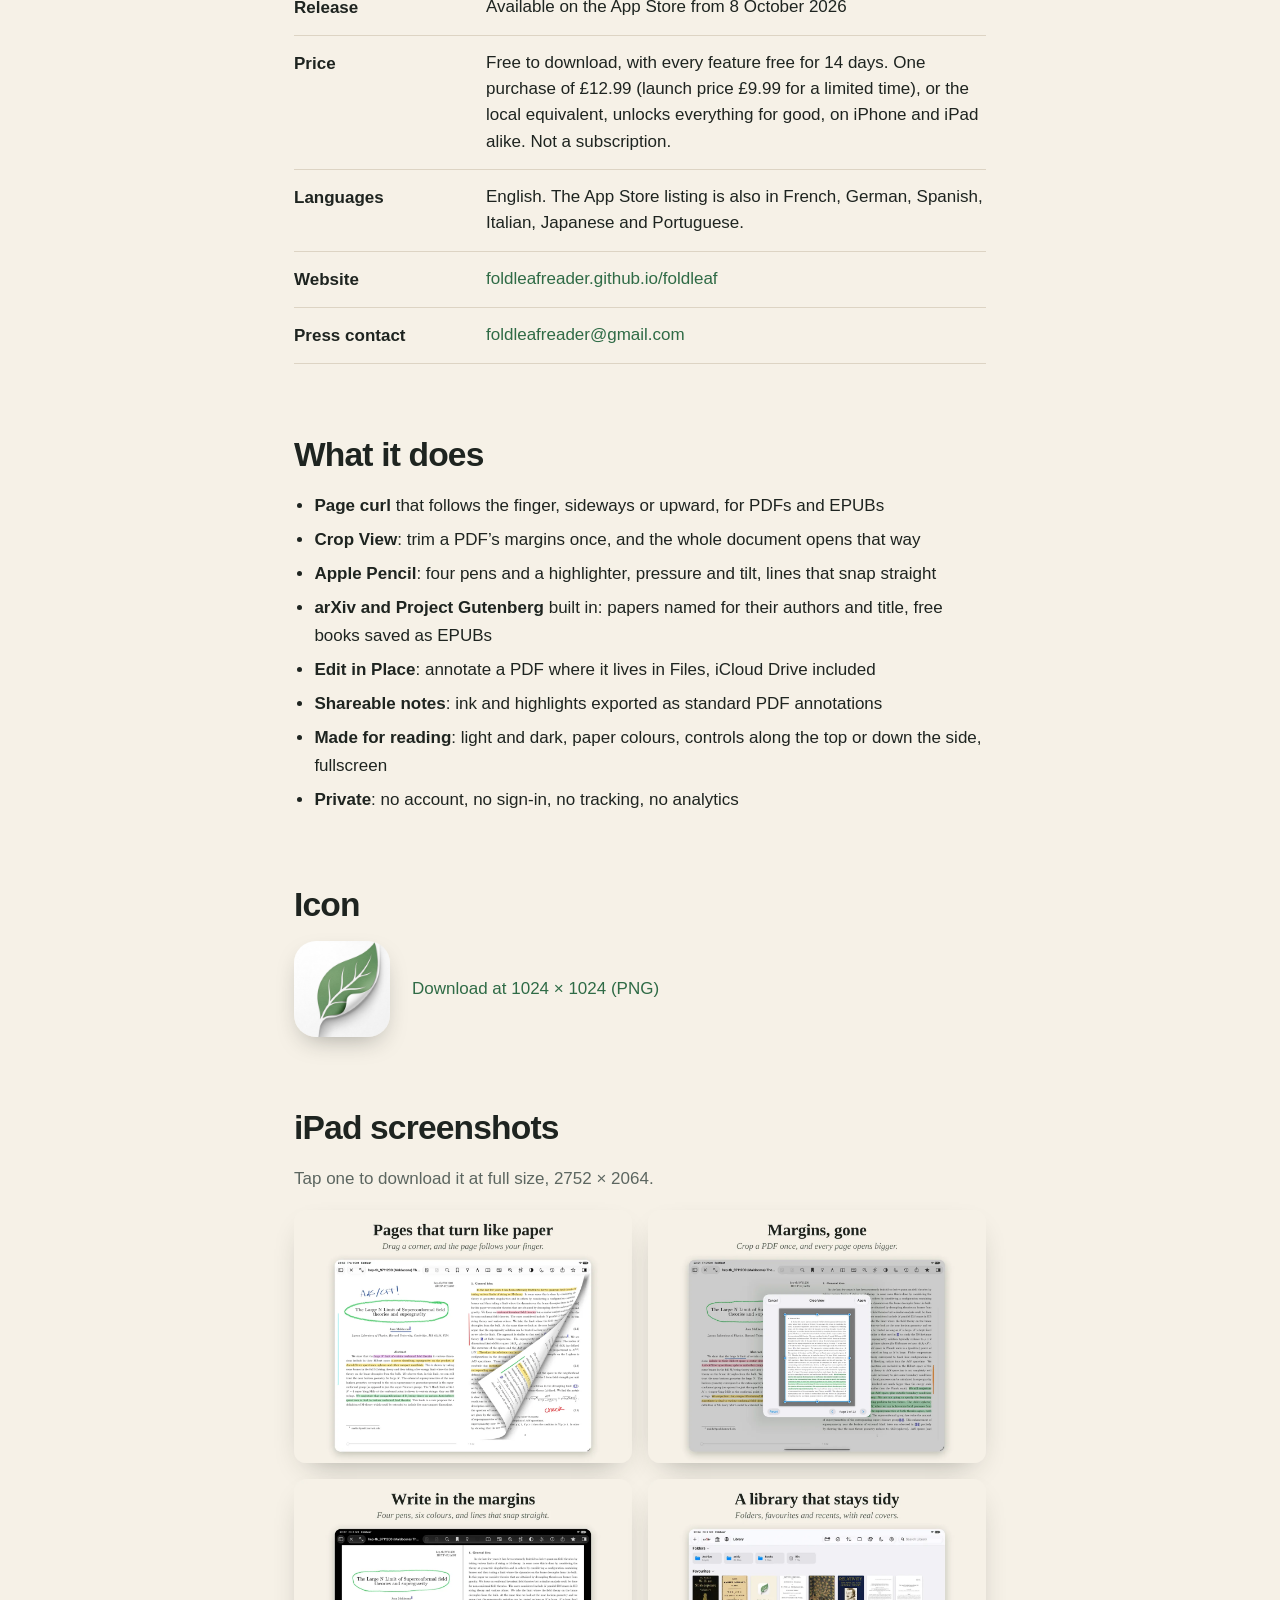
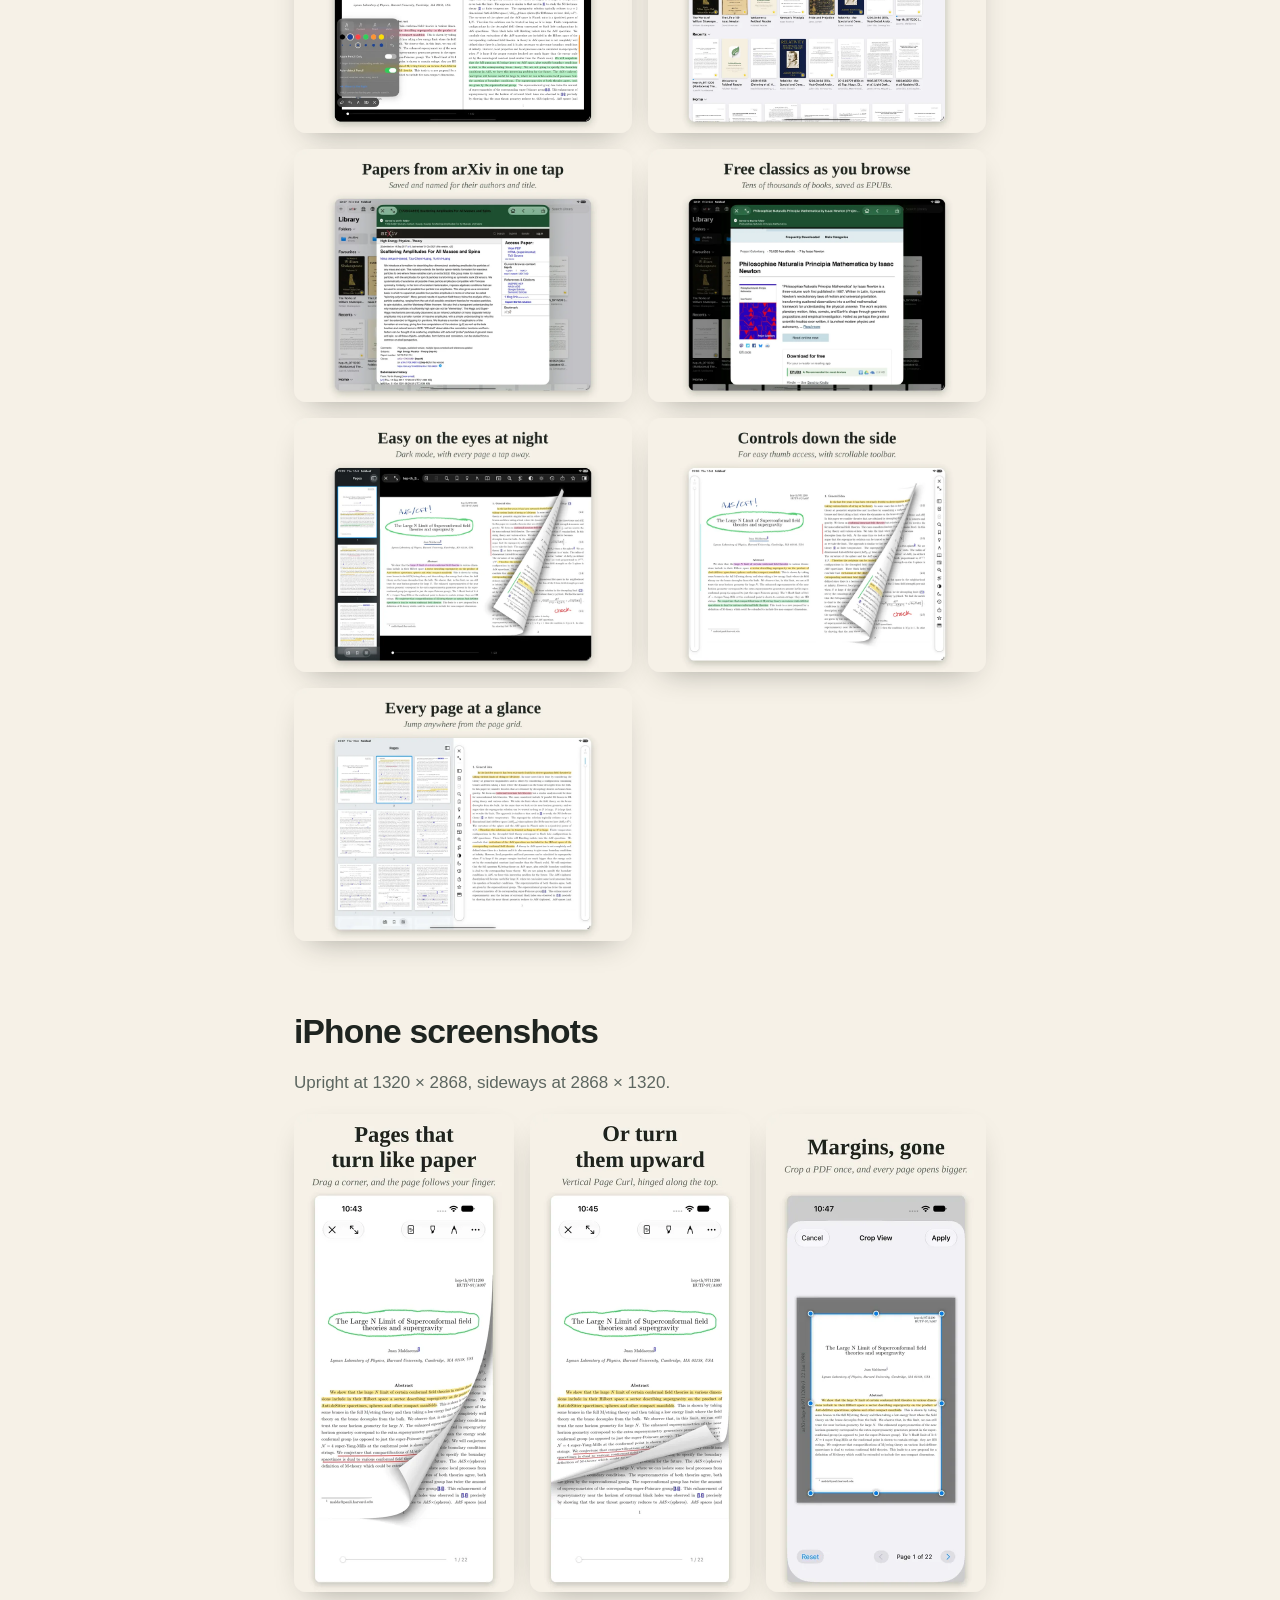
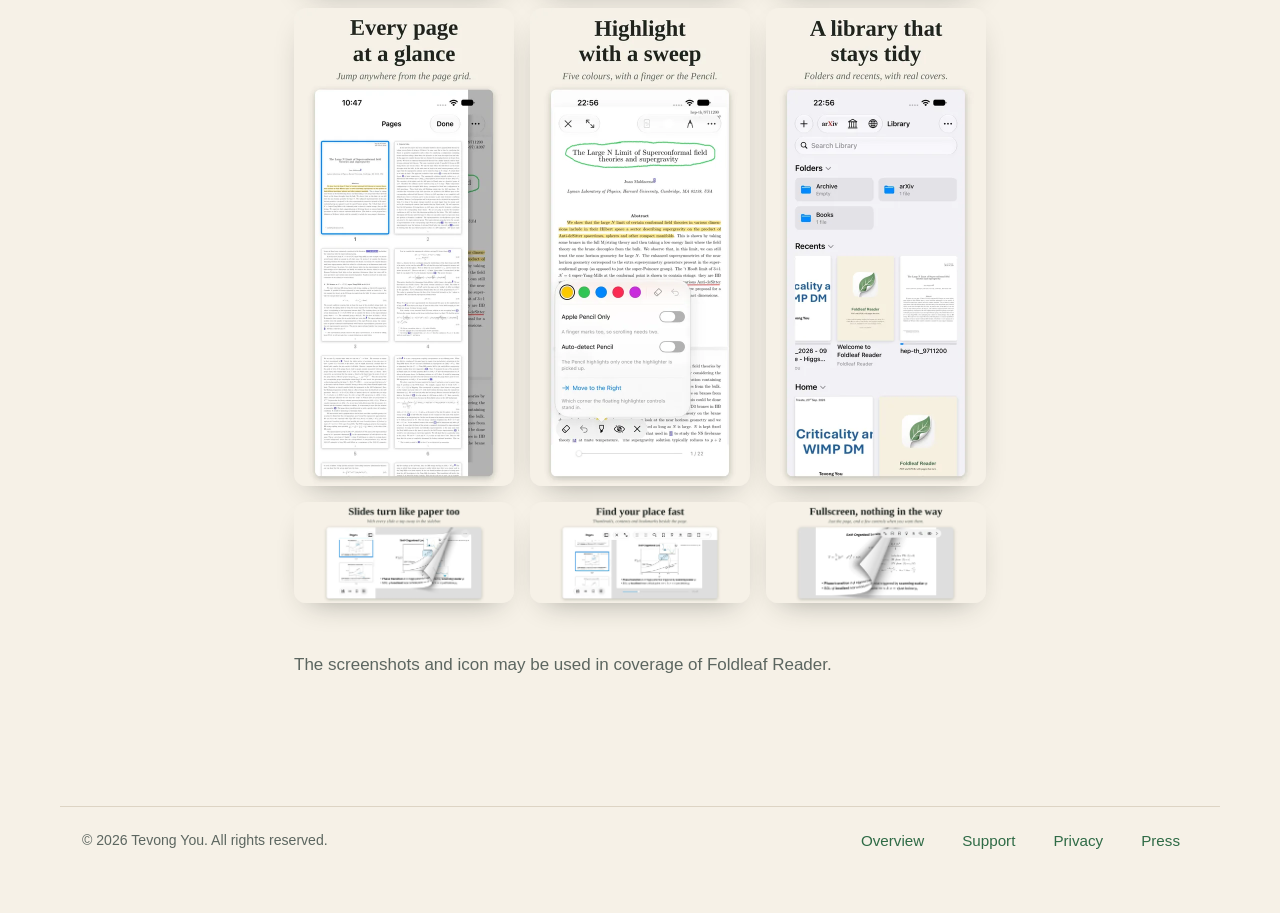
<file: press.html>
<!doctype html>
<html lang="en-GB">
<head>
<meta charset="utf-8">
<meta name="viewport" content="width=device-width, initial-scale=1">
<title>Press · Foldleaf Reader</title>
<meta name="description" content="Press kit for Foldleaf Reader: fact sheet, screenshots and icon.">
<link rel="canonical" href="https://foldleafreader.github.io/foldleaf/press.html">
<link rel="icon" href="images/favicon.png">
<link rel="apple-touch-icon" href="images/apple-touch-icon.png">
<link rel="stylesheet" href="style.css">
<link rel="stylesheet" href="home.css">
<script>document.documentElement.classList.add("js")</script>
</head>
<body class="home doc">

<header class="topbar">
<div class="inner">
<a class="brand" href="index.html" aria-label="Foldleaf Reader"><img src="images/icon-256.png" alt="" width="28" height="28"><span>Foldleaf Reader</span></a>
<nav>
<a class="wide" href="index.html">Overview</a>
<a href="support.html">Support</a>
<a href="privacy.html">Privacy</a>
<a class="pill" href="https://apps.apple.com/app/foldleaf-reader/id6816127382">Get the app</a>
</nav>
</div>
</header>

<main>
<section class="doc-head">
<h1 class="reveal">Press</h1>
<p class="lede reveal" style="--i:1">Everything for writing about Foldleaf Reader: the facts, the story in a paragraph, and images to use.</p>
</section>
<div class="doc-body">

<div class="contact reveal">
<p class="contact-label">Press kit</p>
<p class="contact-address">Screenshots, icon and fact sheet</p>
<a class="button" href="press/foldleaf-reader-press-kit.zip" download>Download the press kit (9 MB, ZIP)</a>
<p class="muted">Writing a review? <a href="mailto:foldleafreader@gmail.com?subject=Foldleaf%20Reader%20review%20code">Ask for a code</a> that unlocks everything.</p>
</div>

<h2>In a sentence</h2>
<p>Foldleaf Reader is a PDF and EPUB reader for iPad, iPhone, and iPhone Duo, with pages that turn like paper, margins cropped away once for a whole document, and a pen and highlighter for the Apple Pencil.</p>

<h2>In a paragraph</h2>
<p>Most academic papers waste a third of every page on white margins, and most reading apps scroll a document like a web page. Foldleaf Reader treats it as paper instead. Pages turn with a curl that follows the finger, sideways like a book or upward like a wall calendar. Crop View trims the margins off every page of a PDF in one go, so the text fills the screen. Four pens and a highlighter answer the Apple Pencil’s pressure and tilt, a held stroke snaps straight, and everything written can be shared as standard PDF annotations. arXiv and Project Gutenberg are built in, so a paper or a classic is a tap away. There is no account and no tracking, and every feature is free to try for 14 days before a single purchase, not a subscription, unlocks them for good.</p>

<h2>Fact sheet</h2>
<dl class="facts-list">
<div><dt>Developer</dt><dd>Tevong You</dd></div>
<div><dt>Based in</dt><dd>London, United Kingdom</dd></div>
<div><dt>Platforms</dt><dd>iPad, iPhone, and iPhone Duo</dd></div>
<div><dt>Requires</dt><dd>iPadOS 18 or iOS 18 or later</dd></div>
<div><dt>Release</dt><dd>Available on the App Store from 8 October 2026</dd></div>
<div><dt>Price</dt><dd>Free to download, with every feature free for 14 days. One purchase of £12.99 (launch price £9.99 for a limited time), or the local equivalent, unlocks everything for good, on iPhone and iPad alike. Not a subscription.</dd></div>
<div><dt>Languages</dt><dd>English. The App Store listing is also in French, German, Spanish, Italian, Japanese and Portuguese.</dd></div>
<div><dt>Website</dt><dd><a href="index.html">foldleafreader.github.io/foldleaf</a></dd></div>
<div><dt>Press contact</dt><dd><a href="mailto:foldleafreader@gmail.com">foldleafreader@gmail.com</a></dd></div>
</dl>

<h2>What it does</h2>
<ul>
<li><strong>Page curl</strong> that follows the finger, sideways or upward, for PDFs and EPUBs</li>
<li><strong>Crop View</strong>: trim a PDF’s margins once, and the whole document opens that way</li>
<li><strong>Apple Pencil</strong>: four pens and a highlighter, pressure and tilt, lines that snap straight</li>
<li><strong>arXiv and Project Gutenberg</strong> built in: papers named for their authors and title, free books saved as EPUBs</li>
<li><strong>Edit in Place</strong>: annotate a PDF where it lives in Files, iCloud Drive included</li>
<li><strong>Shareable notes</strong>: ink and highlights exported as standard PDF annotations</li>
<li><strong>Made for reading</strong>: light and dark, paper colours, controls along the top or down the side, fullscreen</li>
<li><strong>Private</strong>: no account, no sign-in, no tracking, no analytics</li>
</ul>

<h2>Icon</h2>
<div class="press-icon">
<img src="images/icon-256.png" alt="The Foldleaf Reader icon: a green leaf curling at one corner." width="128" height="128">
<p><a href="press/foldleaf-reader-icon-1024.png" download>Download at 1024 × 1024 (PNG)</a></p>
</div>

<h2>iPad screenshots</h2>
<p class="muted">Tap one to download it at full size, 2752 × 2064.</p>
<div class="press-grid">
<a href="press/ipad-page-curl.jpg" download><img class="shot" src="images/ipad-page-curl-2000.webp" srcset="images/ipad-page-curl-1200.webp 1200w, images/ipad-page-curl-2000.webp 2000w" sizes="(max-width: 760px) 50vw, 360px" width="2752" height="2064" alt="A paper on iPad, its page curling over with handwriting and highlights on it." loading="lazy" decoding="async"></a>
<a href="press/ipad-crop-view.jpg" download><img class="shot" src="images/ipad-crop-view-2000.webp" srcset="images/ipad-crop-view-1200.webp 1200w, images/ipad-crop-view-2000.webp 2000w" sizes="(max-width: 760px) 50vw, 360px" width="2752" height="2064" alt="Crop View on iPad: a rectangle drawn round a page&#x27;s text, its margins outside." loading="lazy" decoding="async"></a>
<a href="press/ipad-pen.jpg" download><img class="shot" src="images/ipad-pen-2000.webp" srcset="images/ipad-pen-1200.webp 1200w, images/ipad-pen-2000.webp 2000w" sizes="(max-width: 760px) 50vw, 360px" width="2752" height="2064" alt="The pen&#x27;s options on iPad: four pens, six colours and six widths." loading="lazy" decoding="async"></a>
<a href="press/ipad-library.jpg" download><img class="shot" src="images/ipad-library-2000.webp" srcset="images/ipad-library-1200.webp 1200w, images/ipad-library-2000.webp 2000w" sizes="(max-width: 760px) 50vw, 360px" width="2752" height="2064" alt="The library on iPad, with folders, favourites and recents shown by their covers." loading="lazy" decoding="async"></a>
<a href="press/ipad-arxiv.jpg" download><img class="shot" src="images/ipad-arxiv-1600.webp" srcset="images/ipad-arxiv-1000.webp 1000w, images/ipad-arxiv-1600.webp 1600w" sizes="(max-width: 760px) 50vw, 360px" width="2752" height="2064" alt="The arXiv browser on iPad, a paper just saved to the arXiv folder." loading="lazy" decoding="async"></a>
<a href="press/ipad-books.jpg" download><img class="shot" src="images/ipad-books-1600.webp" srcset="images/ipad-books-1000.webp 1000w, images/ipad-books-1600.webp 1600w" sizes="(max-width: 760px) 50vw, 360px" width="2752" height="2064" alt="The Project Gutenberg browser on iPad, a book just saved to the Books folder." loading="lazy" decoding="async"></a>
<a href="press/ipad-dark.jpg" download><img class="shot" src="images/ipad-dark-1600.webp" srcset="images/ipad-dark-1000.webp 1000w, images/ipad-dark-1600.webp 1600w" sizes="(max-width: 760px) 50vw, 360px" width="2752" height="2064" alt="A paper in dark mode on iPad, with page thumbnails in the sidebar." loading="lazy" decoding="async"></a>
<a href="press/ipad-side-controls.jpg" download><img class="shot" src="images/ipad-side-controls-1600.webp" srcset="images/ipad-side-controls-1000.webp 1000w, images/ipad-side-controls-1600.webp 1600w" sizes="(max-width: 760px) 50vw, 360px" width="2752" height="2064" alt="The controls in a column down the side of the page on iPad." loading="lazy" decoding="async"></a>
<a href="press/ipad-pages.jpg" download><img class="shot" src="images/ipad-pages-1600.webp" srcset="images/ipad-pages-1000.webp 1000w, images/ipad-pages-1600.webp 1600w" sizes="(max-width: 760px) 50vw, 360px" width="2752" height="2064" alt="Every page of a paper at a glance, in a grid beside it on iPad." loading="lazy" decoding="async"></a>
</div>

<h2>iPhone screenshots</h2>
<p class="muted">Upright at 1320 × 2868, sideways at 2868 × 1320.</p>
<div class="press-grid phones">
<a href="press/iphone-page-curl.jpg" download><img class="shot" src="images/iphone-page-curl-880.webp" srcset="images/iphone-page-curl-440.webp 440w, images/iphone-page-curl-880.webp 880w" sizes="(max-width: 760px) 33vw, 240px" width="1320" height="2868" alt="A page curling over on iPhone." loading="lazy" decoding="async"></a>
<a href="press/iphone-vertical-curl.jpg" download><img class="shot" src="images/iphone-vertical-curl-880.webp" srcset="images/iphone-vertical-curl-440.webp 440w, images/iphone-vertical-curl-880.webp 880w" sizes="(max-width: 760px) 33vw, 240px" width="1320" height="2868" alt="A page turning upward like a wall calendar on iPhone." loading="lazy" decoding="async"></a>
<a href="press/iphone-crop-view.jpg" download><img class="shot" src="images/iphone-crop-view-880.webp" srcset="images/iphone-crop-view-440.webp 440w, images/iphone-crop-view-880.webp 880w" sizes="(max-width: 760px) 33vw, 240px" width="1320" height="2868" alt="Crop View on iPhone." loading="lazy" decoding="async"></a>
<a href="press/iphone-pages.jpg" download><img class="shot" src="images/iphone-pages-880.webp" srcset="images/iphone-pages-440.webp 440w, images/iphone-pages-880.webp 880w" sizes="(max-width: 760px) 33vw, 240px" width="1320" height="2868" alt="A grid of a paper&#x27;s pages on iPhone." loading="lazy" decoding="async"></a>
<a href="press/iphone-highlighter.jpg" download><img class="shot" src="images/iphone-highlighter-880.webp" srcset="images/iphone-highlighter-440.webp 440w, images/iphone-highlighter-880.webp 880w" sizes="(max-width: 760px) 33vw, 240px" width="1320" height="2868" alt="The highlighter&#x27;s five colours on iPhone." loading="lazy" decoding="async"></a>
<a href="press/iphone-library.jpg" download><img class="shot" src="images/iphone-library-880.webp" srcset="images/iphone-library-440.webp 440w, images/iphone-library-880.webp 880w" sizes="(max-width: 760px) 33vw, 240px" width="1320" height="2868" alt="The library on iPhone." loading="lazy" decoding="async"></a>
<a href="press/iphone-slides.jpg" download><img class="shot" src="images/iphone-slides-1500.webp" srcset="images/iphone-slides-900.webp 900w, images/iphone-slides-1500.webp 1500w" sizes="(max-width: 760px) 33vw, 240px" width="2868" height="1320" alt="Lecture slides turning like paper on iPhone held sideways." loading="lazy" decoding="async"></a>
<a href="press/iphone-sidebar.jpg" download><img class="shot" src="images/iphone-sidebar-1500.webp" srcset="images/iphone-sidebar-900.webp 900w, images/iphone-sidebar-1500.webp 1500w" sizes="(max-width: 760px) 33vw, 240px" width="2868" height="1320" alt="Thumbnails beside a slide on iPhone held sideways." loading="lazy" decoding="async"></a>
<a href="press/iphone-fullscreen.jpg" download><img class="shot" src="images/iphone-fullscreen-1500.webp" srcset="images/iphone-fullscreen-900.webp 900w, images/iphone-fullscreen-1500.webp 1500w" sizes="(max-width: 760px) 33vw, 240px" width="2868" height="1320" alt="A slide in fullscreen on iPhone, with a small cluster of controls." loading="lazy" decoding="async"></a>
</div>

<p class="muted" style="margin-top: 48px">The screenshots and icon may be used in coverage of Foldleaf Reader.</p>

</div>
</main>

<footer class="home-footer">
<p>© 2026 Tevong You. All rights reserved.</p>
<nav><a href="index.html">Overview</a><a href="support.html">Support</a><a href="privacy.html">Privacy</a><a href="press.html">Press</a></nav>
</footer>

<script>
(() => {
  const still = matchMedia("(prefers-reduced-motion: reduce)").matches;

  // Each piece rises into place the first time it comes into view.
  const pieces = document.querySelectorAll(".reveal");
  if (still || !("IntersectionObserver" in window)) {
    pieces.forEach(p => p.classList.add("in"));
  } else {
    const seen = new IntersectionObserver(entries => {
      for (const e of entries) if (e.isIntersecting) { e.target.classList.add("in"); seen.unobserve(e.target); }
    }, { rootMargin: "0px 0px -8% 0px", threshold: 0.1 });
    pieces.forEach(p => seen.observe(p));
  }

  // The galleries' buttons, and none under a gallery that fits across.
  // One item along, its left edge where the row begins: a fraction of the
  // gallery's width overshot the next item and left it cut off.
  document.querySelectorAll(".paddles button").forEach(b => b.addEventListener("click", () => {
    const g = document.getElementById(b.dataset.for);
    const dir = Number(b.dataset.dir);
    const start = g.getBoundingClientRect().left + (parseFloat(getComputedStyle(g).scrollPaddingLeft) || 0);
    const items = [...g.children].map(c => c.getBoundingClientRect().left - start);
    const next = dir > 0 ? items.find(x => x > 2) : items.reverse().find(x => x < -2);
    if (next !== undefined) g.scrollBy({ left: next, behavior: still ? "auto" : "smooth" });
  }));
  const fitted = () => document.querySelectorAll(".paddles").forEach(p => {
    const g = document.getElementById(p.querySelector("button").dataset.for);
    p.hidden = g.scrollWidth <= g.clientWidth + 1;
  });
  fitted();
  addEventListener("resize", fitted);

  if (still) return;
  const clamp = v => Math.min(1, Math.max(0, v));
  const ipad = document.querySelector(".stage img");
  const words = [...document.querySelectorAll(".statement .w")];
  const statement = document.querySelector(".statement");
  let queued = false;
  const frame = () => {
    queued = false;
    const vh = innerHeight;
    // The iPad lies back, then sits up as it nears the top of the window.
    if (ipad) {
      const top = ipad.parentElement.getBoundingClientRect().top;
      const p = clamp(1 - (top - vh * 0.1) / (vh * 0.65));
      ipad.style.transform = `rotateX(${(1 - p) * 18}deg) scale(${0.88 + 0.12 * p})`;
    }
    // The sentence lights up as it passes through the middle of the window.
    if (statement) {
      const r = statement.getBoundingClientRect();
      const p = clamp((vh * 0.78 - r.top) / (r.height * 0.75));
      const lit = Math.round(p * words.length);
      words.forEach((w, i) => w.classList.toggle("lit", i < lit));
    }
  };
  const ask = () => { if (!queued) { queued = true; requestAnimationFrame(frame); } };
  addEventListener("scroll", ask, { passive: true });
  addEventListener("resize", ask);
  frame();
})();
</script>
</body>
</html>
</file>
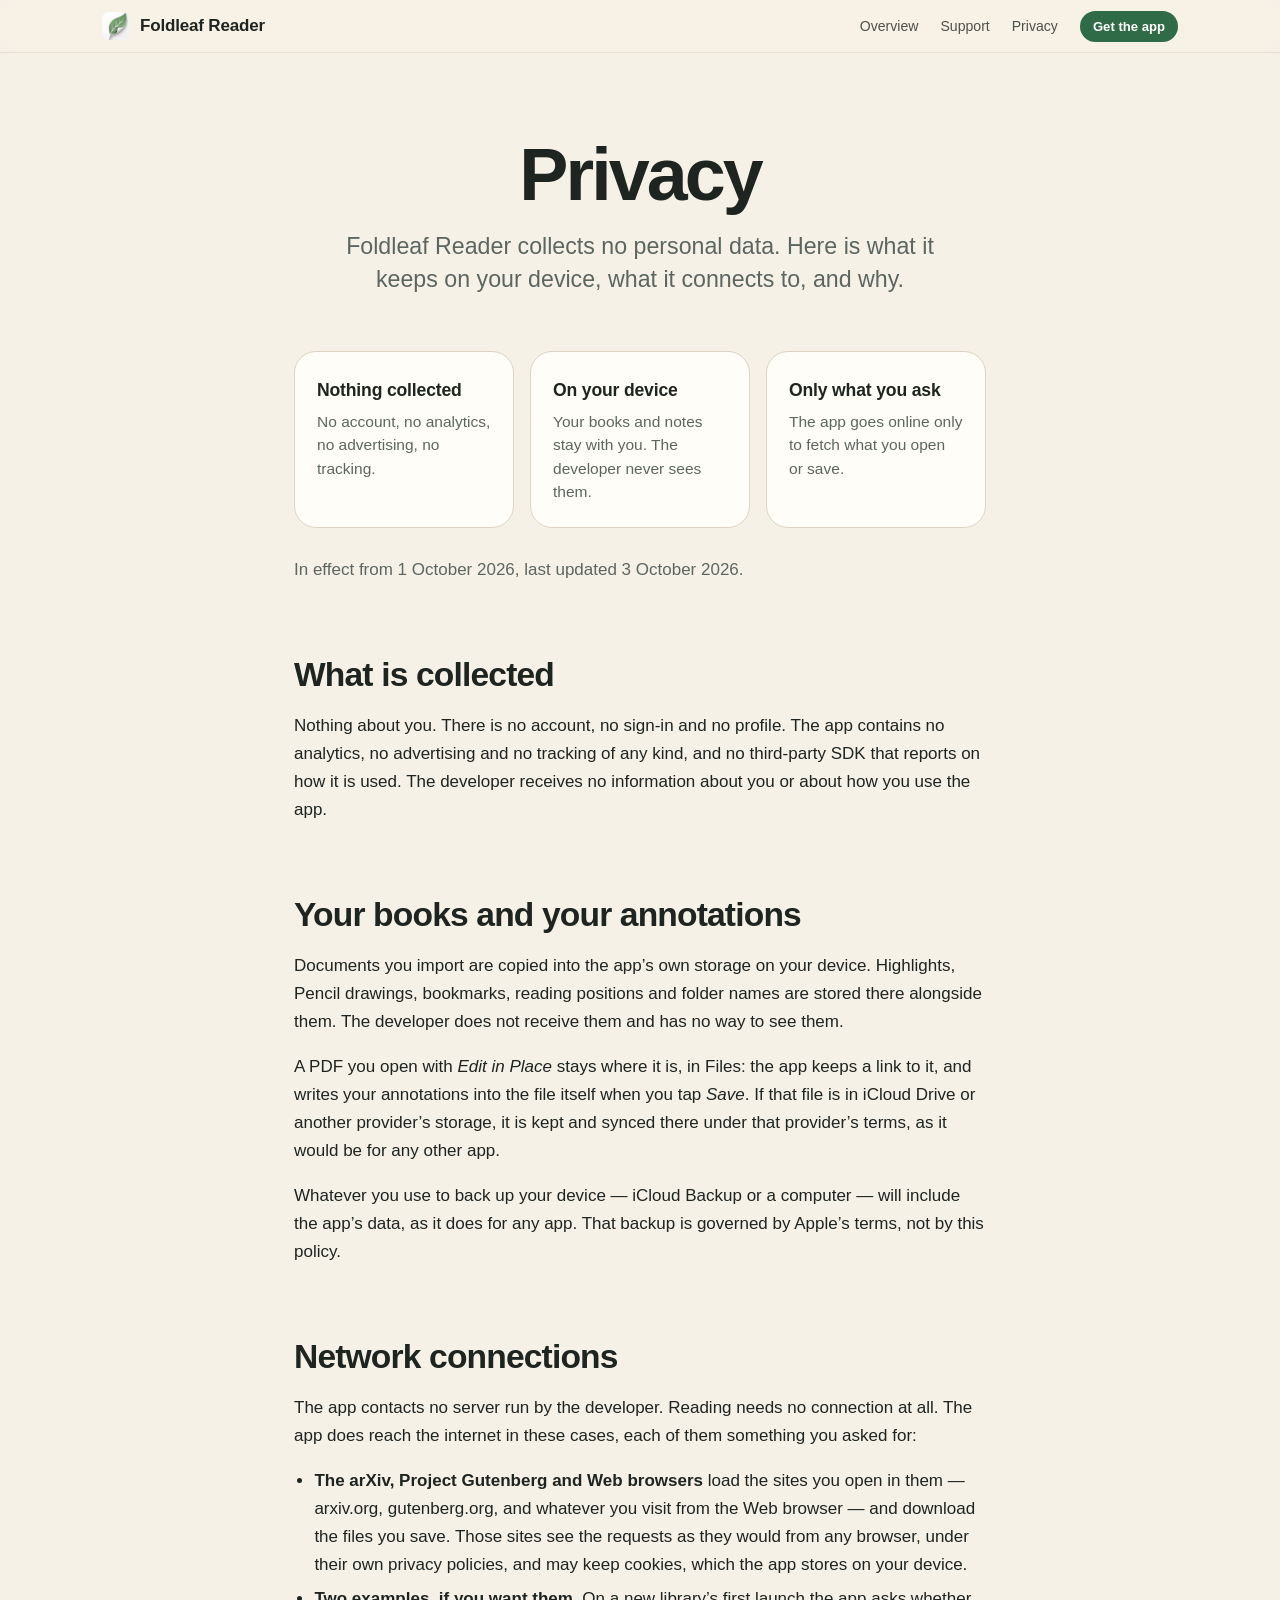
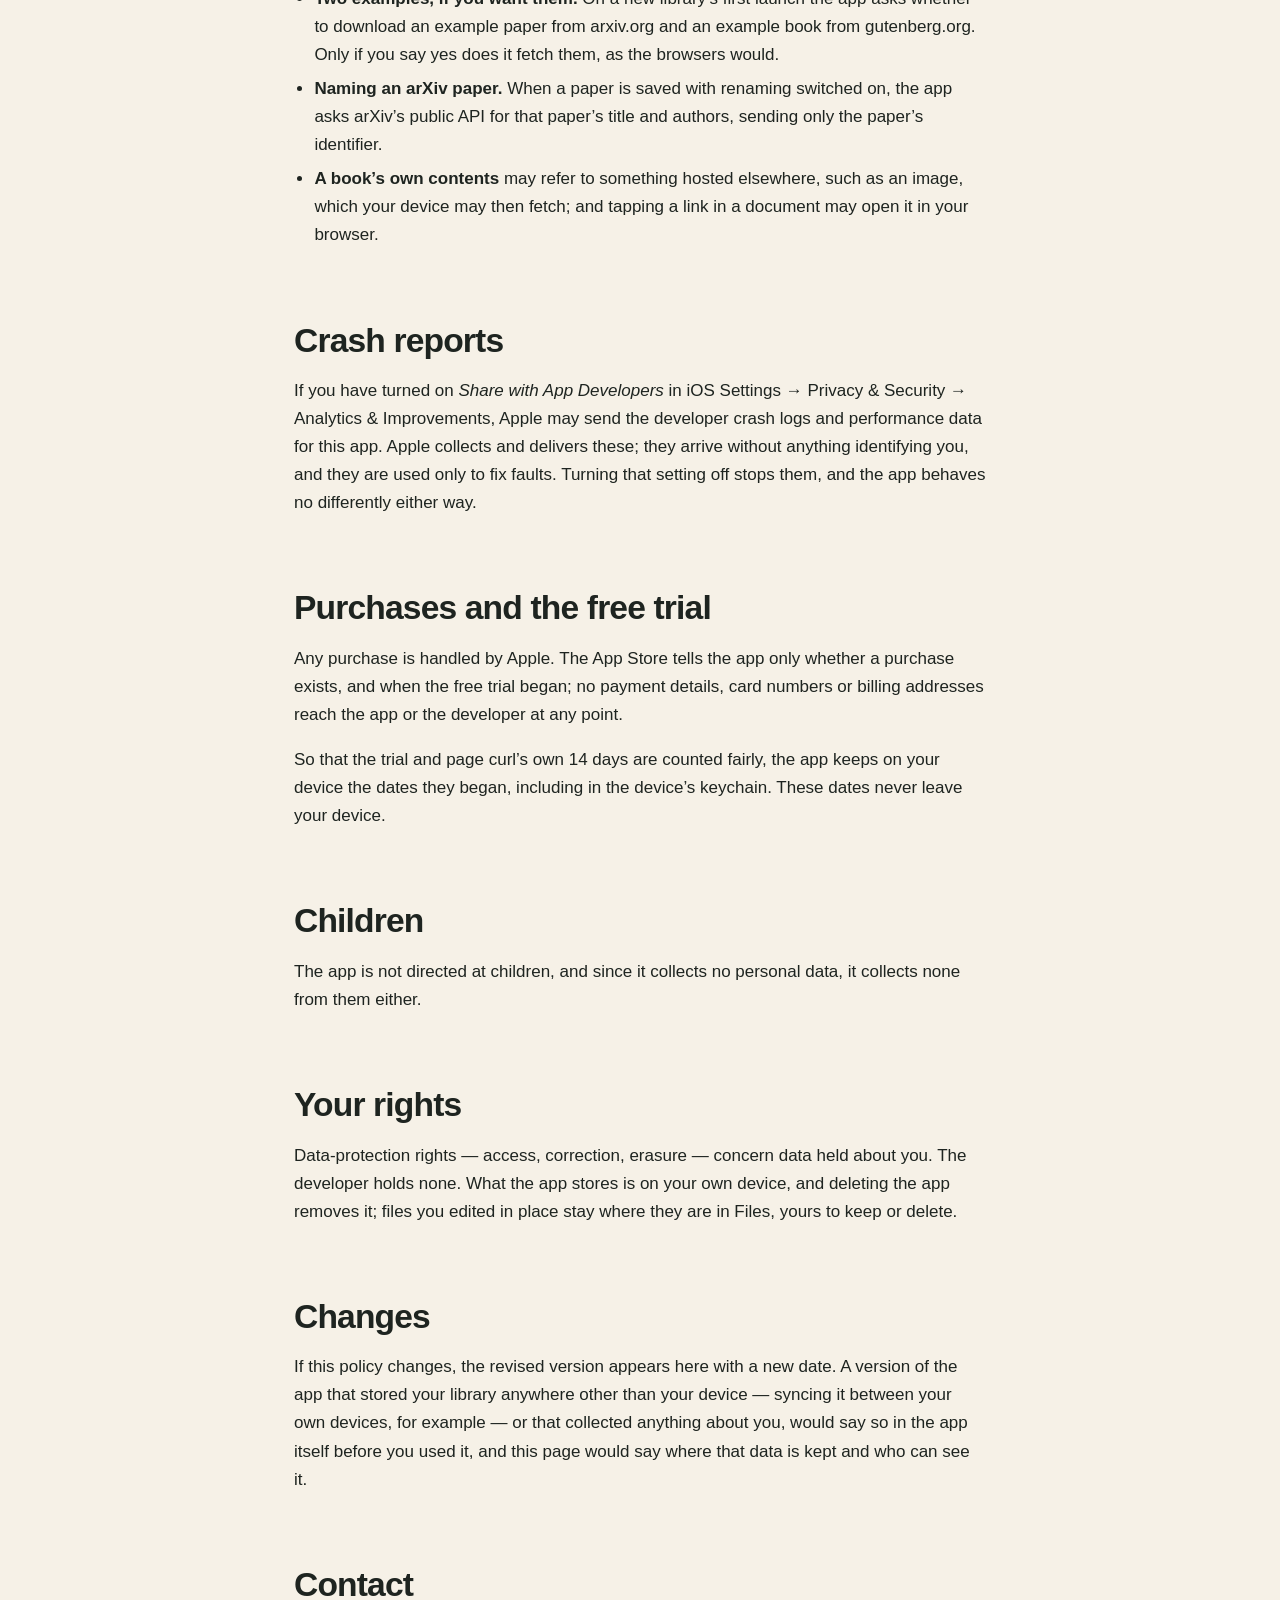
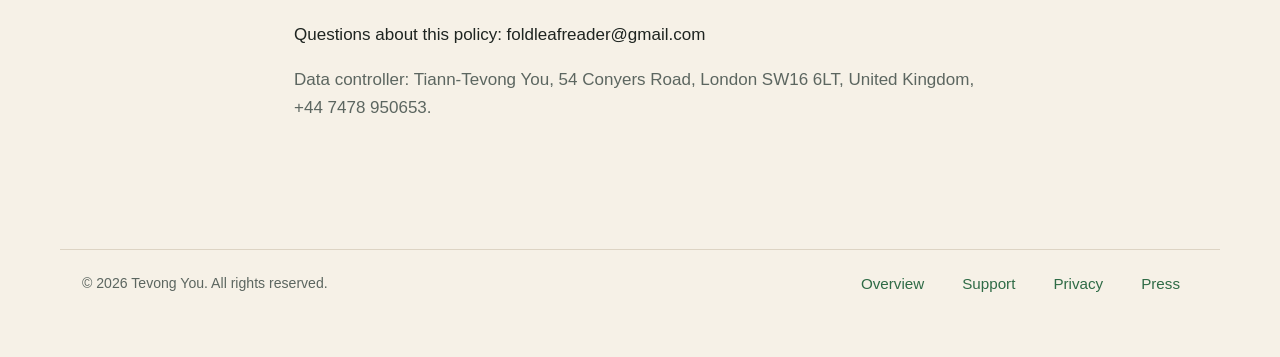
<file: privacy.html>
<!doctype html>
<html lang="en-GB">
<head>
<meta charset="utf-8">
<meta name="viewport" content="width=device-width, initial-scale=1">
<title>Privacy · Foldleaf Reader</title>
<meta name="description" content="Foldleaf Reader does not collect personal data.">
<link rel="canonical" href="https://foldleafreader.github.io/foldleaf/privacy.html">
<link rel="icon" href="images/favicon.png">
<link rel="apple-touch-icon" href="images/apple-touch-icon.png">
<link rel="stylesheet" href="style.css">
<link rel="stylesheet" href="home.css">
<script>document.documentElement.classList.add("js")</script>
</head>
<body class="home doc">

<header class="topbar">
<div class="inner">
<a class="brand" href="index.html" aria-label="Foldleaf Reader"><img src="images/icon-256.png" alt="" width="28" height="28"><span>Foldleaf Reader</span></a>
<nav>
<a class="wide" href="index.html">Overview</a>
<a href="support.html">Support</a>
<a href="privacy.html">Privacy</a>
<a class="pill" href="https://apps.apple.com/app/foldleaf-reader/id6816127382">Get the app</a>
</nav>
</div>
</header>

<main>
<section class="doc-head">
<h1 class="reveal">Privacy</h1>
<p class="lede reveal" style="--i:1">Foldleaf Reader collects no personal data. Here is what it keeps on your device, what it connects to, and why.</p>
</section>
<div class="doc-body">

<div class="summary reveal">
<div><h3>Nothing collected</h3><p>No account, no analytics, no advertising, no tracking.</p></div>
<div><h3>On your device</h3><p>Your books and notes stay with you. The developer never sees them.</p></div>
<div><h3>Only what you ask</h3><p>The app goes online only to fetch what you open or save.</p></div>
</div>

<p class="muted">In effect from 1 October 2026, last updated 3 October 2026.</p>

<h2>What is collected</h2>
<p>Nothing about you. There is no account, no sign-in and no profile. The app contains no
analytics, no advertising and no tracking of any kind, and no third-party SDK that reports
on how it is used. The developer receives no information about you or about how you use
the app.</p>

<h2>Your books and your annotations</h2>
<p>Documents you import are copied into the app’s own storage on your device. Highlights,
Pencil drawings, bookmarks, reading positions and folder names are stored there alongside
them. The developer does not receive them and has no way to see them.</p>
<p>A PDF you open with <em>Edit in Place</em> stays where it is, in Files: the app keeps a
link to it, and writes your annotations into the file itself when you tap
<em>Save</em>. If that file is in iCloud Drive or another provider’s storage, it is kept
and synced there under that provider’s terms, as it would be for any other app.</p>
<p>Whatever you use to back up your device — iCloud Backup or a computer — will include
the app’s data, as it does for any app. That backup is governed by Apple’s terms, not by
this policy.</p>

<h2>Network connections</h2>
<p>The app contacts no server run by the developer. Reading needs no connection at all. The
app does reach the internet in these cases, each of them something you asked for:</p>
<ul>
<li><strong>The arXiv, Project Gutenberg and Web browsers</strong> load the sites you open
in them — arxiv.org, gutenberg.org, and whatever you visit from the Web browser — and
download the files you save. Those sites see the requests as they would from any browser,
under their own privacy policies, and may keep cookies, which the app stores on your
device.</li>
<li><strong>Two examples, if you want them.</strong> On a new library’s first launch the
app asks whether to download an example paper from arxiv.org and an example book from
gutenberg.org. Only if you say yes does it fetch them, as the browsers would.</li>
<li><strong>Naming an arXiv paper.</strong> When a paper is saved with renaming switched
on, the app asks arXiv’s public API for that paper’s title and authors, sending only the
paper’s identifier.</li>
<li><strong>A book’s own contents</strong> may refer to something hosted elsewhere, such as
an image, which your device may then fetch; and tapping a link in a document may open it
in your browser.</li>
</ul>

<h2>Crash reports</h2>
<p>If you have turned on <em>Share with App Developers</em> in iOS Settings → Privacy &amp;
Security → Analytics &amp; Improvements, Apple may send the developer crash logs and
performance data for this app. Apple collects and delivers these; they arrive without
anything identifying you, and they are used only to fix faults. Turning that setting off
stops them, and the app behaves no differently either way.</p>

<h2>Purchases and the free trial</h2>
<p>Any purchase is handled by Apple. The App Store tells the app only whether a purchase
exists, and when the free trial began; no payment details, card numbers or billing
addresses reach the app or the developer at any point.</p>
<p>So that the trial and page curl’s own 14 days are counted fairly, the app keeps on your
device the dates they began, including in the device’s keychain. These dates never leave
your device.</p>

<h2>Children</h2>
<p>The app is not directed at children, and since it collects no personal data, it
collects none from them either.</p>

<h2>Your rights</h2>
<p>Data-protection rights — access, correction, erasure — concern data held about you. The
developer holds none. What the app stores is on your own device, and deleting the app
removes it; files you edited in place stay where they are in Files, yours to keep or
delete.</p>

<h2>Changes</h2>
<p>If this policy changes, the revised version appears here with a new date. A version of
the app that stored your library anywhere other than your device — syncing it between your
own devices, for example — or that collected anything about you, would say so in the app
itself before you used it, and this page would say where that data is kept and who can
see it.</p>

<h2>Contact</h2>
<p>Questions about this policy: foldleafreader@gmail.com</p>
<p class="muted">Data controller: Tiann-Tevong You,
54 Conyers Road, London SW16 6LT, United Kingdom, +44 7478 950653.</p>

</div>
</main>

<footer class="home-footer">
<p>© 2026 Tevong You. All rights reserved.</p>
<nav><a href="index.html">Overview</a><a href="support.html">Support</a><a href="privacy.html">Privacy</a><a href="press.html">Press</a></nav>
</footer>

<script>
(() => {
  const still = matchMedia("(prefers-reduced-motion: reduce)").matches;

  // Each piece rises into place the first time it comes into view.
  const pieces = document.querySelectorAll(".reveal");
  if (still || !("IntersectionObserver" in window)) {
    pieces.forEach(p => p.classList.add("in"));
  } else {
    const seen = new IntersectionObserver(entries => {
      for (const e of entries) if (e.isIntersecting) { e.target.classList.add("in"); seen.unobserve(e.target); }
    }, { rootMargin: "0px 0px -8% 0px", threshold: 0.1 });
    pieces.forEach(p => seen.observe(p));
  }

  // The galleries' buttons, and none under a gallery that fits across.
  // One item along, its left edge where the row begins: a fraction of the
  // gallery's width overshot the next item and left it cut off.
  document.querySelectorAll(".paddles button").forEach(b => b.addEventListener("click", () => {
    const g = document.getElementById(b.dataset.for);
    const dir = Number(b.dataset.dir);
    const start = g.getBoundingClientRect().left + (parseFloat(getComputedStyle(g).scrollPaddingLeft) || 0);
    const items = [...g.children].map(c => c.getBoundingClientRect().left - start);
    const next = dir > 0 ? items.find(x => x > 2) : items.reverse().find(x => x < -2);
    if (next !== undefined) g.scrollBy({ left: next, behavior: still ? "auto" : "smooth" });
  }));
  const fitted = () => document.querySelectorAll(".paddles").forEach(p => {
    const g = document.getElementById(p.querySelector("button").dataset.for);
    p.hidden = g.scrollWidth <= g.clientWidth + 1;
  });
  fitted();
  addEventListener("resize", fitted);

  if (still) return;
  const clamp = v => Math.min(1, Math.max(0, v));
  const ipad = document.querySelector(".stage img");
  const words = [...document.querySelectorAll(".statement .w")];
  const statement = document.querySelector(".statement");
  let queued = false;
  const frame = () => {
    queued = false;
    const vh = innerHeight;
    // The iPad lies back, then sits up as it nears the top of the window.
    if (ipad) {
      const top = ipad.parentElement.getBoundingClientRect().top;
      const p = clamp(1 - (top - vh * 0.1) / (vh * 0.65));
      ipad.style.transform = `rotateX(${(1 - p) * 18}deg) scale(${0.88 + 0.12 * p})`;
    }
    // The sentence lights up as it passes through the middle of the window.
    if (statement) {
      const r = statement.getBoundingClientRect();
      const p = clamp((vh * 0.78 - r.top) / (r.height * 0.75));
      const lit = Math.round(p * words.length);
      words.forEach((w, i) => w.classList.toggle("lit", i < lit));
    }
  };
  const ask = () => { if (!queued) { queued = true; requestAnimationFrame(frame); } };
  addEventListener("scroll", ask, { passive: true });
  addEventListener("resize", ask);
  frame();
})();
</script>
</body>
</html>
</file>
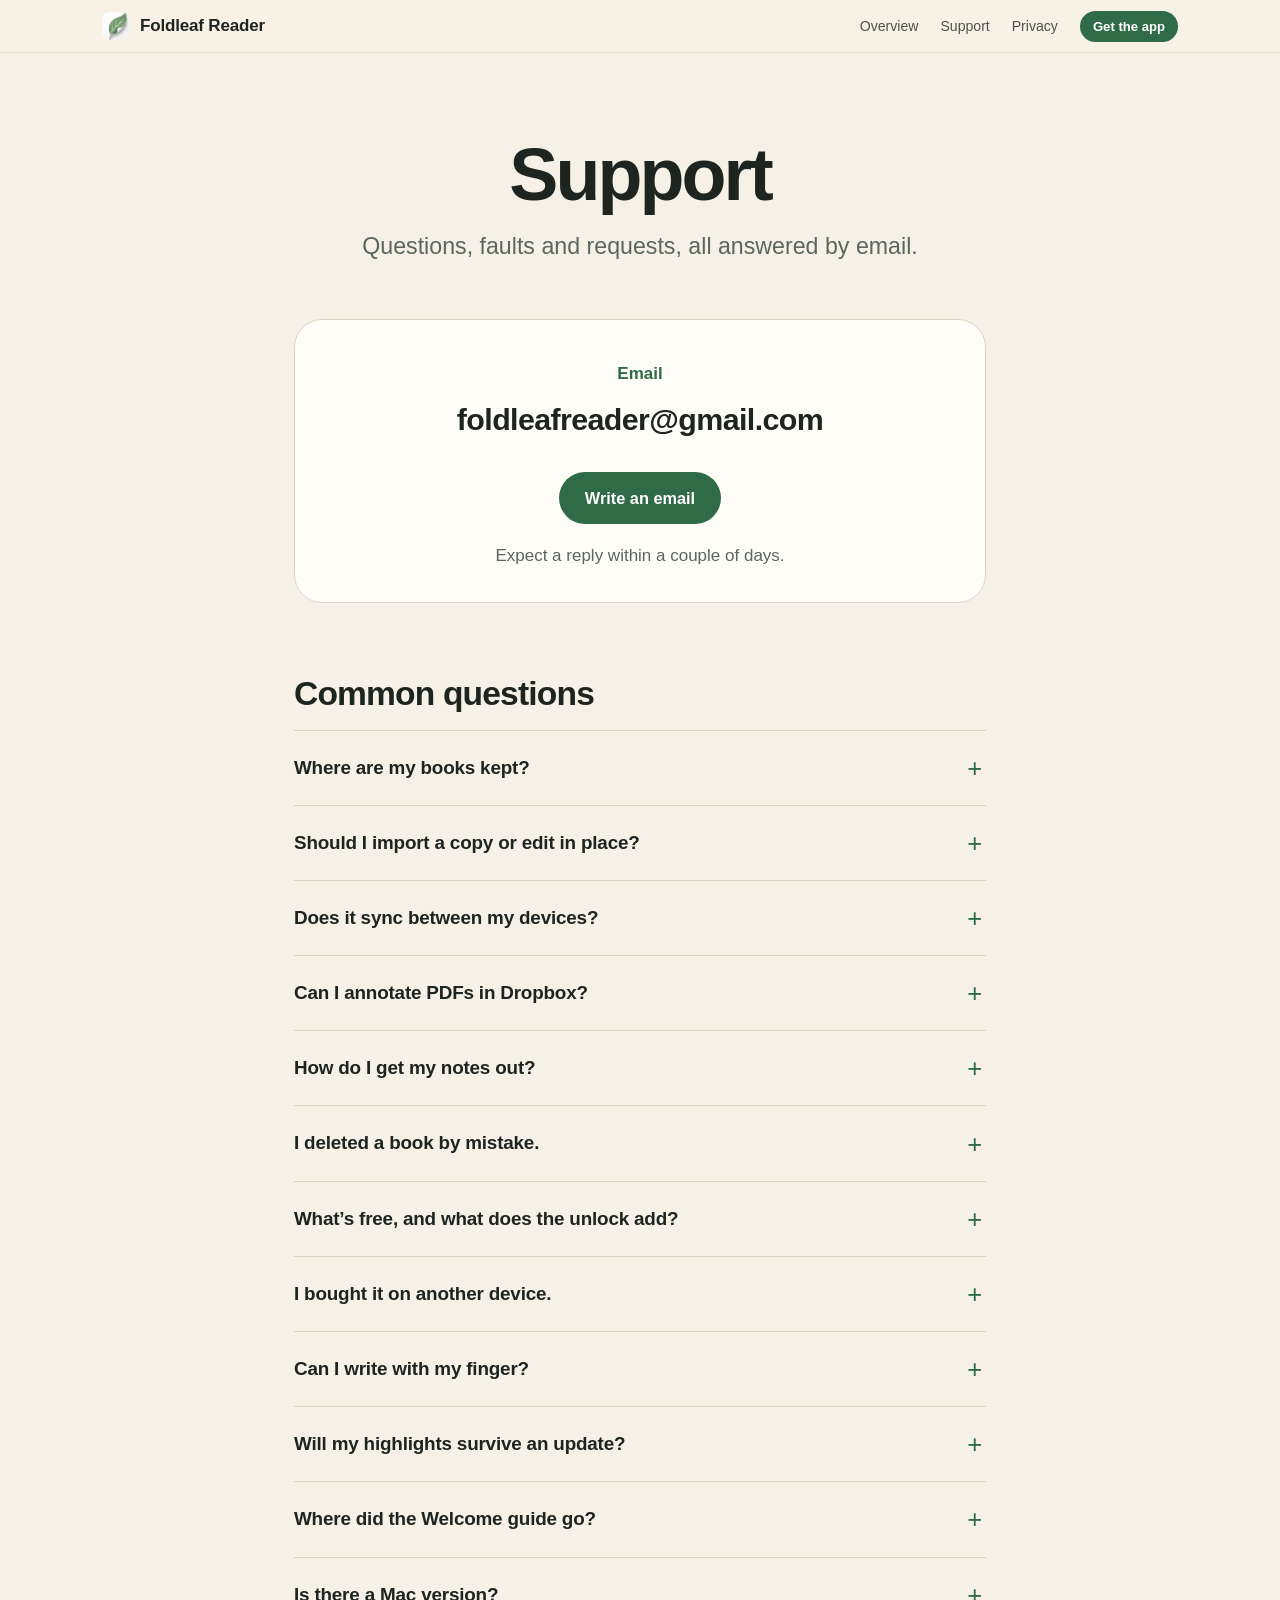
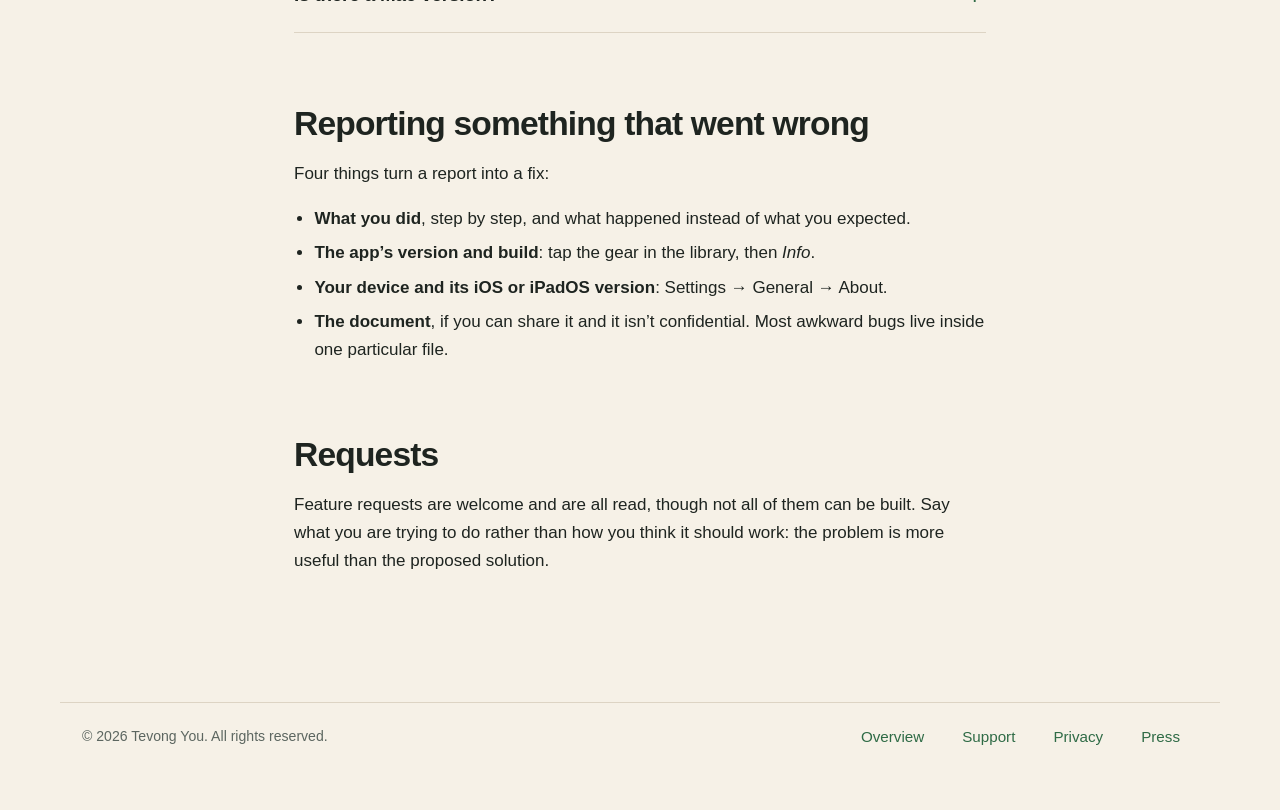
<file: support.html>
<!doctype html>
<html lang="en-GB">
<head>
<meta charset="utf-8">
<meta name="viewport" content="width=device-width, initial-scale=1">
<title>Support · Foldleaf Reader</title>
<meta name="description" content="Help and contact for Foldleaf Reader.">
<link rel="canonical" href="https://foldleafreader.github.io/foldleaf/support.html">
<link rel="icon" href="images/favicon.png">
<link rel="apple-touch-icon" href="images/apple-touch-icon.png">
<link rel="stylesheet" href="style.css">
<link rel="stylesheet" href="home.css">
<script>document.documentElement.classList.add("js")</script>
</head>
<body class="home doc">

<header class="topbar">
<div class="inner">
<a class="brand" href="index.html" aria-label="Foldleaf Reader"><img src="images/icon-256.png" alt="" width="28" height="28"><span>Foldleaf Reader</span></a>
<nav>
<a class="wide" href="index.html">Overview</a>
<a href="support.html">Support</a>
<a href="privacy.html">Privacy</a>
<a class="pill" href="https://apps.apple.com/app/foldleaf-reader/id6816127382">Get the app</a>
</nav>
</div>
</header>

<main>
<section class="doc-head">
<h1 class="reveal">Support</h1>
<p class="lede reveal" style="--i:1">Questions, faults and requests, all answered by email.</p>
</section>
<div class="doc-body">

<div class="contact reveal">
<p class="contact-label">Email</p>
<p class="contact-address">foldleafreader@gmail.com</p>
<a class="button" href="mailto:foldleafreader@gmail.com">Write an email</a>
<p class="muted">Expect a reply within a couple of days.</p>
</div>

<h2>Common questions</h2>
<div class="questions">
<details class="q">
<summary>Where are my books kept?</summary>

<p>That depends on how a book arrived.</p>
<p><strong>Copied into the library.</strong> A book added with <em>Import a Copy</em>,
shared to Foldleaf from another app, or saved from the arXiv, Project Gutenberg or Web
browsers is copied into the app’s own storage on your device. That storage is private
to the app, so it doesn’t appear in the Files app, and moving or deleting the original
elsewhere leaves your library as it is.</p>
<p><strong>Edited in place.</strong> A PDF opened from Files with <em>Edit in Place</em>
stays where it is — in iCloud Drive, On My iPad, Dropbox, or another app’s folder —
and the library keeps a link to it, marked on its cover. Your ink and highlights are written into
that file when you tap <em>Save</em>, so they go wherever the file goes. Touch and hold
the book and choose <em>Show File Location</em> to find it in Files. Deleting it from the
library removes only the link, never the file.</p>
</details>
<details class="q">
<summary>Should I import a copy or edit in place?</summary>

<p><em>Edit in Place</em> keeps one file: the right choice for a PDF that lives in iCloud
Drive or Dropbox, that other apps also open, or that you want your annotations saved into.
<em>Import a Copy</em> gives the library a copy of its own, which nothing outside the app
can change or remove.</p>
<p>Foldleaf asks each time you open a PDF from Files. To stop it asking, choose one under
<em>Opening PDFs</em> in Settings.</p>
</details>
<details class="q">
<summary>Does it sync between my devices?</summary>

<p>Not by itself, but a PDF edited in place syncs wherever its file does. One in iCloud
Drive can be opened on your iPad and your iPhone alike, and your annotations travel with
it once saved. The rest of your library stays on each device, and is included in that
device’s own backup.</p>
</details>
<details class="q">
<summary>Can I annotate PDFs in Dropbox?</summary>

<p>Yes. Install the Dropbox app, then turn Dropbox on as a location in the Files app:
in Files, tap <em>Browse</em>, then the <em>More</em> button (•••), choose
<em>Edit</em>, and switch on Dropbox.</p>
<p>Open a PDF from Dropbox in Files, choose <em>Edit in Place</em>, and Foldleaf works on
the file in your Dropbox itself. When you tap <em>Save</em>, your ink and highlights are
written into it, and Dropbox syncs the change to your other devices and to anyone you
share the file with. Other storage services that appear in Files work the same way, as
long as they let apps edit their files in place.</p>
</details>
<details class="q">
<summary>How do I get my notes out?</summary>

<p>Share a PDF and your ink and highlights go with it, as standard PDF annotations that
Preview, Acrobat and other readers show. A PDF edited in place already has them in the
file itself, once saved. EPUBs are shared as they are.</p>
</details>
<details class="q">
<summary>I deleted a book by mistake.</summary>

<p>Deleted books wait in the Bin, at the end of the library’s folders, for a week, or
however long you choose in Settings, from a day to a year. Open the Bin to put a book back
in the folder it came from.</p>
<p>Deleting an edited-in-place book only ever removes Foldleaf’s link to it; the file
itself is still where it was.</p>
</details>
<details class="q">
<summary>What’s free, and what does the unlock add?</summary>

<p>Every feature is free for 14 days from when you start the trial. After that, reading,
your library, the paged view and the plain page colours stay free, and so does
everything you’ve already marked or cropped.</p>
<p>Page curl, scrolling, the zoom locks, the paper colours, Crop View, the pen, the
highlighter, controls down the side, and Back and Forward unlock with a single purchase.
It is not a subscription. Page curl, the way books open, has its own 14 days from the first
book you open, trial or not.</p>
</details>
<details class="q">
<summary>I bought it on another device.</summary>

<p>Sign in with the same Apple Account, then tap <em>Restore Purchases</em> at the top of
Settings (the gear in the library). One purchase covers your iPhone and your iPad.</p>
</details>
<details class="q">
<summary>Can I write with my finger?</summary>

<p>Yes. Turn off <em>Apple Pencil Only</em> in the pen’s or the highlighter’s menu. A finger
then draws, so scrolling takes two.</p>
</details>
<details class="q">
<summary>Will my highlights survive an update?</summary>

<p>Yes. Annotations, bookmarks and reading positions are kept with each book and carried
across updates.</p>
</details>
<details class="q">
<summary>Where did the Welcome guide go?</summary>

<p>Deleting the guide is final until an update brings a new edition of it, which then
appears at the top of your library.</p>
</details>
<details class="q">
<summary>Is there a Mac version?</summary>
<p>Not at present.</p>
</details>
</div>

<h2>Reporting something that went wrong</h2>
<p>Four things turn a report into a fix:</p>
<ul>
<li><strong>What you did</strong>, step by step, and what happened instead of what you expected.</li>
<li><strong>The app’s version and build</strong>: tap the gear in the library, then <em>Info</em>.</li>
<li><strong>Your device and its iOS or iPadOS version</strong>: Settings → General → About.</li>
<li><strong>The document</strong>, if you can share it and it isn’t confidential. Most awkward bugs live inside one particular file.</li>
</ul>

<h2>Requests</h2>
<p>Feature requests are welcome and are all read, though not all of them can be built.
Say what you are trying to do rather than how you think it should work: the problem is
more useful than the proposed solution.</p>

</div>
</main>

<footer class="home-footer">
<p>© 2026 Tevong You. All rights reserved.</p>
<nav><a href="index.html">Overview</a><a href="support.html">Support</a><a href="privacy.html">Privacy</a><a href="press.html">Press</a></nav>
</footer>

<script>
(() => {
  const still = matchMedia("(prefers-reduced-motion: reduce)").matches;

  // Each piece rises into place the first time it comes into view.
  const pieces = document.querySelectorAll(".reveal");
  if (still || !("IntersectionObserver" in window)) {
    pieces.forEach(p => p.classList.add("in"));
  } else {
    const seen = new IntersectionObserver(entries => {
      for (const e of entries) if (e.isIntersecting) { e.target.classList.add("in"); seen.unobserve(e.target); }
    }, { rootMargin: "0px 0px -8% 0px", threshold: 0.1 });
    pieces.forEach(p => seen.observe(p));
  }

  // The galleries' buttons, and none under a gallery that fits across.
  // One item along, its left edge where the row begins: a fraction of the
  // gallery's width overshot the next item and left it cut off.
  document.querySelectorAll(".paddles button").forEach(b => b.addEventListener("click", () => {
    const g = document.getElementById(b.dataset.for);
    const dir = Number(b.dataset.dir);
    const start = g.getBoundingClientRect().left + (parseFloat(getComputedStyle(g).scrollPaddingLeft) || 0);
    const items = [...g.children].map(c => c.getBoundingClientRect().left - start);
    const next = dir > 0 ? items.find(x => x > 2) : items.reverse().find(x => x < -2);
    if (next !== undefined) g.scrollBy({ left: next, behavior: still ? "auto" : "smooth" });
  }));
  const fitted = () => document.querySelectorAll(".paddles").forEach(p => {
    const g = document.getElementById(p.querySelector("button").dataset.for);
    p.hidden = g.scrollWidth <= g.clientWidth + 1;
  });
  fitted();
  addEventListener("resize", fitted);

  if (still) return;
  const clamp = v => Math.min(1, Math.max(0, v));
  const ipad = document.querySelector(".stage img");
  const words = [...document.querySelectorAll(".statement .w")];
  const statement = document.querySelector(".statement");
  let queued = false;
  const frame = () => {
    queued = false;
    const vh = innerHeight;
    // The iPad lies back, then sits up as it nears the top of the window.
    if (ipad) {
      const top = ipad.parentElement.getBoundingClientRect().top;
      const p = clamp(1 - (top - vh * 0.1) / (vh * 0.65));
      ipad.style.transform = `rotateX(${(1 - p) * 18}deg) scale(${0.88 + 0.12 * p})`;
    }
    // The sentence lights up as it passes through the middle of the window.
    if (statement) {
      const r = statement.getBoundingClientRect();
      const p = clamp((vh * 0.78 - r.top) / (r.height * 0.75));
      const lit = Math.round(p * words.length);
      words.forEach((w, i) => w.classList.toggle("lit", i < lit));
    }
  };
  const ask = () => { if (!queued) { queued = true; requestAnimationFrame(frame); } };
  addEventListener("scroll", ask, { passive: true });
  addEventListener("resize", ask);
  frame();
})();
</script>
</body>
</html>
</file>
<file: style.css>
/* Written by scripts/site.py. The app's own colours: paper, ink and the
   leaf's green, light and dark, in one stylesheet for three pages. */
:root {
  --paper: #f6f1e7;
  --ink: #1e2420;
  --muted: #5c6660;
  --leaf: #2f6b46;
  --line: #ddd4c4;
  --card: #fffdf8;
}
@media (prefers-color-scheme: dark) {
  :root {
    --paper: #12150f;
    --ink: #ece7dc;
    --muted: #9aa49c;
    --leaf: #7bb38d;
    --line: #2a2f27;
    --card: #191d16;
  }
}
* { box-sizing: border-box; }
body {
  margin: 0;
  padding: 0 16px 96px;
  background: var(--paper);
  color: var(--ink);
  font: 17px/1.6 -apple-system, BlinkMacSystemFont, "Segoe UI", Roboto, Helvetica, Arial, sans-serif;
  -webkit-text-size-adjust: 100%;
}
main, header, footer { max-width: 42rem; margin: 0 auto; }
header { padding: 56px 0 8px; }
a { color: var(--leaf); }
h1 { font-size: 2rem; line-height: 1.2; margin: 0 0 8px; letter-spacing: -0.02em; }
h2 { font-size: 1.25rem; margin: 40px 0 8px; letter-spacing: -0.01em; }
h3 { font-size: 1rem; margin: 28px 0 4px; }
p, li { color: var(--ink); }
.lede { font-size: 1.15rem; color: var(--muted); margin-top: 0; }
.muted { color: var(--muted); }
nav { margin: 24px 0 0; font-size: 0.95rem; }
nav a { margin-right: 18px; }
.card {
  background: var(--card);
  border: 1px solid var(--line);
  border-radius: 14px;
  padding: 18px 20px;
  margin: 24px 0;
}
.card p:first-child { margin-top: 0; }
.card p:last-child { margin-bottom: 0; }
ul { padding-left: 1.2em; }
li { margin: 6px 0; }
mark.todo {
  background: #ffdede;
  color: #8c1d1d;
  padding: 1px 6px;
  border-radius: 5px;
  font-size: 0.9em;
}
@media (prefers-color-scheme: dark) {
  mark.todo { background: #4a1f1f; color: #ffc9c9; }
}
footer {
  margin-top: 64px;
  padding-top: 20px;
  border-top: 1px solid var(--line);
  font-size: 0.9rem;
  color: var(--muted);
}
</file>
<file: home.css>
/* Written by scripts/site.py. The home page: a product page that unfolds as
   it is scrolled, in the same paper, ink and leaf as the other pages. */
body.home { padding: 0; overflow-x: hidden; }
/* Wider than the other pages, which keep to a column of text. */
.home main, .home header.topbar { max-width: none; margin: 0; padding: 0; }
.home a { text-decoration: none; }
.home img { display: block; max-width: 100%; height: auto; }

/* The bar along the top, which the page slides under. */
.topbar {
  position: sticky; top: 0; z-index: 10;
  background: color-mix(in srgb, var(--paper) 78%, transparent);
  -webkit-backdrop-filter: saturate(180%) blur(20px);
  backdrop-filter: saturate(180%) blur(20px);
  border-bottom: 1px solid color-mix(in srgb, var(--line) 70%, transparent);
}
.topbar .inner {
  max-width: 1120px; margin: 0 auto; padding: 0 22px; height: 52px;
  display: flex; align-items: center; gap: 22px;
}
.brand { display: flex; align-items: center; gap: 10px; color: var(--ink); font-weight: 600; letter-spacing: -0.01em; }
.brand img { width: 28px; height: 28px; border-radius: 7px; }
.topbar nav { margin: 0 0 0 auto; display: flex; align-items: center; gap: 22px; font-size: 0.88rem; }
.topbar nav a { color: var(--ink); opacity: 0.78; margin: 0; }
.topbar nav a:hover { opacity: 1; }
.topbar nav a.pill { opacity: 1; color: #fff; }
@media (max-width: 860px) { .topbar nav a.wide { display: none; } }
/* What the bar's links go to, clear of the bar as they come to rest. */
.home [id] { scroll-margin-top: 64px; }
@media (max-width: 480px) { .brand span { display: none; } .topbar nav { gap: 16px; } }

/* Buttons. */
.pill, .button {
  display: inline-block; border-radius: 980px; font-weight: 600; white-space: nowrap;
  background: var(--leaf); color: #fff;
}
.pill { padding: 5px 13px; font-size: 0.82rem; }
.button { padding: 13px 26px; font-size: 1.02rem; }
@media (prefers-color-scheme: dark) { .pill, .button, .topbar nav a.pill { color: #12150f; } }
.soon { background: transparent; color: var(--ink); box-shadow: inset 0 0 0 1.5px var(--line); }
.more { color: var(--leaf); font-weight: 500; font-size: 1.02rem; }
.more::after { content: " \203A"; }
.actions { display: flex; flex-wrap: wrap; align-items: center; justify-content: center; gap: 18px 28px; margin-top: 30px; }

/* The opening: the icon, the name, and an iPad that tips up as you scroll. */
.hero { text-align: center; padding: 76px 22px 0; }
.hero .icon { width: 116px; height: 116px; margin: 0 auto; border-radius: 26px; box-shadow: 0 14px 34px -10px rgba(30, 36, 32, 0.35); }
.hero h1 { font-size: clamp(2.8rem, 8vw, 5.4rem); line-height: 1.02; letter-spacing: -0.04em; margin: 30px 0 12px; }
.hero .tagline { font-size: clamp(1.35rem, 3.4vw, 2.1rem); line-height: 1.2; letter-spacing: -0.02em; color: var(--muted); font-weight: 500; margin: 0; }
.stage { perspective: 1800px; max-width: 1160px; margin: 56px auto 0; padding: 0 22px; }
.stage img { width: 100%; border-radius: 22px; transform-origin: 50% 0; box-shadow: 0 40px 90px -30px rgba(30, 36, 32, 0.45); }

/* A sentence that lights up word by word as it passes. */
.statement {
  max-width: 1000px; margin: 0 auto; padding: 150px 22px;
  font-size: clamp(1.9rem, 4.6vw, 3.5rem); line-height: 1.12; letter-spacing: -0.03em; font-weight: 700;
}
.statement p { margin: 0; color: var(--ink); }
.js .statement .w { opacity: 0.16; transition: opacity 0.25s linear; }
.js .statement .w.lit { opacity: 1; }

/* The sections. */
.section { max-width: 1160px; margin: 0 auto; padding: 110px 22px; }
/* A picture straight after the statement needs no more room above it than
   the statement leaves below. */
.statement + .section { padding-top: 0; }
.head { text-align: center; max-width: 46rem; margin: 0 auto 56px; }
.eyebrow { color: var(--leaf); font-weight: 600; font-size: 1.05rem; margin: 0 0 12px; }
.head h2 { font-size: clamp(2.1rem, 5.4vw, 3.8rem); line-height: 1.04; letter-spacing: -0.035em; margin: 0 0 18px; }
.head p.lead { font-size: clamp(1.1rem, 2.1vw, 1.4rem); line-height: 1.45; color: var(--muted); margin: 0; }
.shot { width: 100%; border-radius: 20px; box-shadow: 0 28px 70px -30px rgba(30, 36, 32, 0.45); }
.two-up { display: grid; grid-template-columns: 1fr 1fr; gap: 26px; }
@media (max-width: 780px) { .two-up { grid-template-columns: 1fr; } }

/* Galleries that scroll sideways, edge to edge, with buttons beneath. */
.gallery {
  display: flex; gap: 26px; overflow-x: auto; scroll-snap-type: x mandatory;
  padding: 10px max(22px, calc((100vw - 1116px) / 2)) 40px;
  scroll-padding: 0 max(22px, calc((100vw - 1116px) / 2));
  scrollbar-width: none;
}
.gallery::-webkit-scrollbar { display: none; }
.gallery > * { flex: 0 0 min(84vw, 860px); scroll-snap-align: start; margin: 0; }
.gallery.phones > * { flex-basis: min(64vw, 300px); }
.gallery.wide > * { flex-basis: min(84vw, 760px); }
.paddles { display: flex; justify-content: flex-end; gap: 14px; max-width: 1160px; margin: -8px auto 0; padding: 0 22px; }
.paddles button {
  width: 42px; height: 42px; border-radius: 50%; border: 0; cursor: pointer;
  background: color-mix(in srgb, var(--ink) 10%, transparent); color: var(--ink);
  font: 600 1.25rem/1 -apple-system, BlinkMacSystemFont, sans-serif;
}
.paddles button:hover { background: color-mix(in srgb, var(--ink) 16%, transparent); }

/* The iPhone, on a dark band. */
.band { background: #1e2420; color: #f6f1e7; padding: 10px 0 120px; }
.band .head p.lead { color: #b9c2bb; }
.band .eyebrow { color: #8fc5a0; }
.band .paddles button { background: rgba(246, 241, 231, 0.12); color: #f6f1e7; }
.band .shot { box-shadow: 0 30px 70px -30px rgba(0, 0, 0, 0.8); }
.sideways { max-width: 1160px; margin: 90px auto 0; padding: 0 22px; }
.sideways h3 { text-align: center; font-size: clamp(1.6rem, 3.4vw, 2.4rem); letter-spacing: -0.03em; margin: 0 0 30px; }
@media (prefers-color-scheme: dark) { .band { background: #0b0d0a; } }

/* The facts, as cards. */
.facts { display: grid; grid-template-columns: repeat(3, 1fr); gap: 22px; }
@media (max-width: 900px) { .facts { grid-template-columns: 1fr 1fr; } }
@media (max-width: 580px) { .facts { grid-template-columns: 1fr; } }
.fact { background: var(--card); border: 1px solid var(--line); border-radius: 24px; padding: 30px 28px; }
.fact h3 { font-size: 1.3rem; letter-spacing: -0.015em; margin: 0 0 10px; }
.fact p { margin: 0; color: var(--muted); line-height: 1.5; }

/* The close. */
.finale { text-align: center; padding: 60px 22px 150px; }
.finale .icon { width: 84px; height: 84px; margin: 0 auto 26px; border-radius: 19px; }
.finale h2 { font-size: clamp(2.4rem, 6vw, 4.4rem); letter-spacing: -0.04em; line-height: 1.04; margin: 0 0 10px; }
.finale p { color: var(--muted); font-size: 1.2rem; margin: 0; }

/* What readers have said, under the button, before the first picture: a
   gallery of its own, edge to edge out of the opening's margins. */
.hero .gallery.reviews { margin: 56px -22px 0; padding-bottom: 28px; }
.gallery.reviews > .review-col {
  flex-basis: min(84vw, 420px);
  display: flex; flex-direction: column; gap: 16px;
}
.review-col > .review { flex: 1 1 auto; }
/* A short review on its own: as tall as its words, centred in the column. */
.review-col.lone { justify-content: center; }
.review-col.lone > .review { flex: 0 0 auto; }
/* Centred while they all fit across; from the start once they scroll, when
   the margins come to nothing. */
.gallery.reviews > :first-child { margin-left: auto; }
.gallery.reviews > :last-child { margin-right: auto; }
.paddles[hidden] { display: none; }
.hero .paddles { padding: 0; }
.review {
  margin: 0; text-align: left;
  background: var(--card); border: 1px solid var(--line); border-radius: 22px;
  padding: 18px 24px;
  /* A short quote beside a long one: centred in its card, the name still at
     the foot, rather than a gap at the bottom. */
  display: flex; flex-direction: column;
}
.review .stars { color: #e0a800; font-size: 1rem; letter-spacing: 0.12em; padding-left: 0.12em; margin: 0 0 6px; text-align: center; }
.review blockquote { margin: auto 0; font-size: 0.95rem; line-height: 1.5; color: var(--ink); font-style: italic; }
.review blockquote p { margin: 0; }
.review figcaption { margin-top: 8px; color: var(--muted); font-weight: 600; font-size: 0.88rem; text-align: right; }
.review figcaption::before { content: "— "; }
.home-footer {
  max-width: 1160px; margin: 0 auto; padding: 22px 22px 60px; border-top: 1px solid var(--line);
  display: flex; flex-wrap: wrap; justify-content: space-between; gap: 12px;
  font-size: 0.88rem; color: var(--muted);
}
.home-footer p { margin: 0; color: var(--muted); }
.home-footer nav { margin: 0; display: flex; gap: 20px; }

/* Support and Privacy: a heading like the home page's, then a column of text. */
.doc-head { text-align: center; padding: 84px 22px 20px; }
.doc-head h1 { font-size: clamp(2.6rem, 7vw, 4.6rem); line-height: 1.02; letter-spacing: -0.04em; margin: 0 0 18px; }
.doc-head .lede { max-width: 38rem; margin: 0 auto; font-size: clamp(1.15rem, 2.2vw, 1.45rem); line-height: 1.4; color: var(--muted); }
.doc-body { max-width: 46rem; margin: 0 auto; padding: 36px 22px 110px; }
.doc-body h2 { font-size: clamp(1.6rem, 3vw, 2.1rem); letter-spacing: -0.025em; line-height: 1.15; margin: 72px 0 16px; }
.doc-body p, .doc-body li { line-height: 1.65; }
.doc-body a { color: var(--leaf); }
.doc-body a:hover { text-decoration: underline; }
.doc-body a.button { color: #fff; margin: 6px 0 18px; }
.doc-body a.button:hover { text-decoration: none; }
@media (prefers-color-scheme: dark) { .doc-body a.button { color: #12150f; } }
.contact { background: var(--card); border: 1px solid var(--line); border-radius: 28px; padding: 40px 28px 32px; text-align: center; }
.contact p { margin: 0; }
.contact .contact-label { color: var(--leaf); font-weight: 600; }
.contact .contact-address { font-size: clamp(1.3rem, 3.4vw, 1.9rem); font-weight: 600; letter-spacing: -0.02em; margin: 6px 0 22px; overflow-wrap: anywhere; }
.questions { border-bottom: 1px solid var(--line); }
details.q { border-top: 1px solid var(--line); }
details.q summary {
  list-style: none; cursor: pointer; padding: 22px 44px 22px 0; position: relative;
  font-size: 1.18rem; font-weight: 600; letter-spacing: -0.01em;
}
details.q summary::-webkit-details-marker { display: none; }
details.q summary::after {
  content: "+"; position: absolute; right: 4px; top: 50%; transform: translateY(-50%);
  color: var(--leaf); font-size: 1.6rem; font-weight: 400; transition: transform 0.25s ease;
}
details.q[open] summary::after { transform: translateY(-50%) rotate(45deg); }
details.q > p { margin: 0 0 16px; color: var(--ink); }
details.q > p:last-child { margin-bottom: 26px; }
.summary { display: grid; grid-template-columns: repeat(3, 1fr); gap: 16px; margin-bottom: 28px; }
@media (max-width: 680px) { .summary { grid-template-columns: 1fr; } }
.summary > div { background: var(--card); border: 1px solid var(--line); border-radius: 22px; padding: 24px 22px; }
.summary h3 { font-size: 1.1rem; letter-spacing: -0.01em; margin: 0 0 6px; }
.summary p { margin: 0; color: var(--muted); line-height: 1.5; font-size: 0.97rem; }

/* Press: the fact sheet and the images to download. */
.facts-list { margin: 0; border-top: 1px solid var(--line); }
.facts-list > div { display: grid; grid-template-columns: 11rem 1fr; gap: 16px; padding: 14px 0; border-bottom: 1px solid var(--line); }
@media (max-width: 560px) { .facts-list > div { grid-template-columns: 1fr; gap: 2px; } }
.facts-list dt { font-weight: 600; }
.facts-list dd { margin: 0; color: var(--ink); line-height: 1.55; }
.press-icon { display: flex; align-items: center; gap: 22px; }
.press-icon img { width: 96px; height: 96px; border-radius: 22px; box-shadow: 0 10px 26px -10px rgba(30, 36, 32, 0.4); }
.press-grid { display: grid; grid-template-columns: repeat(2, 1fr); gap: 16px; }
.press-grid.phones { grid-template-columns: repeat(3, 1fr); align-items: start; }
.press-grid a { display: block; }
.press-grid img { width: 100%; border-radius: 12px; box-shadow: 0 12px 30px -16px rgba(30, 36, 32, 0.45); transition: transform 0.2s ease; }
.press-grid a:hover img { transform: translateY(-3px); }

/* What appears as it scrolls into view. Without script, or with motion
   reduced, everything is simply there. */
.js .reveal {
  opacity: 0; transform: translateY(56px);
  transition: opacity 1.1s cubic-bezier(0.2, 0.65, 0.2, 1), transform 1.1s cubic-bezier(0.2, 0.65, 0.2, 1);
  transition-delay: calc(var(--i, 0) * 110ms);
}
.js .reveal.in { opacity: 1; transform: none; }
@media (prefers-reduced-motion: reduce) {
  .js .reveal { opacity: 1; transform: none; transition: none; }
  .js .statement .w { opacity: 1; }
  .stage img { transform: none !important; }
  .gallery { scroll-behavior: auto; }
}
</file>
